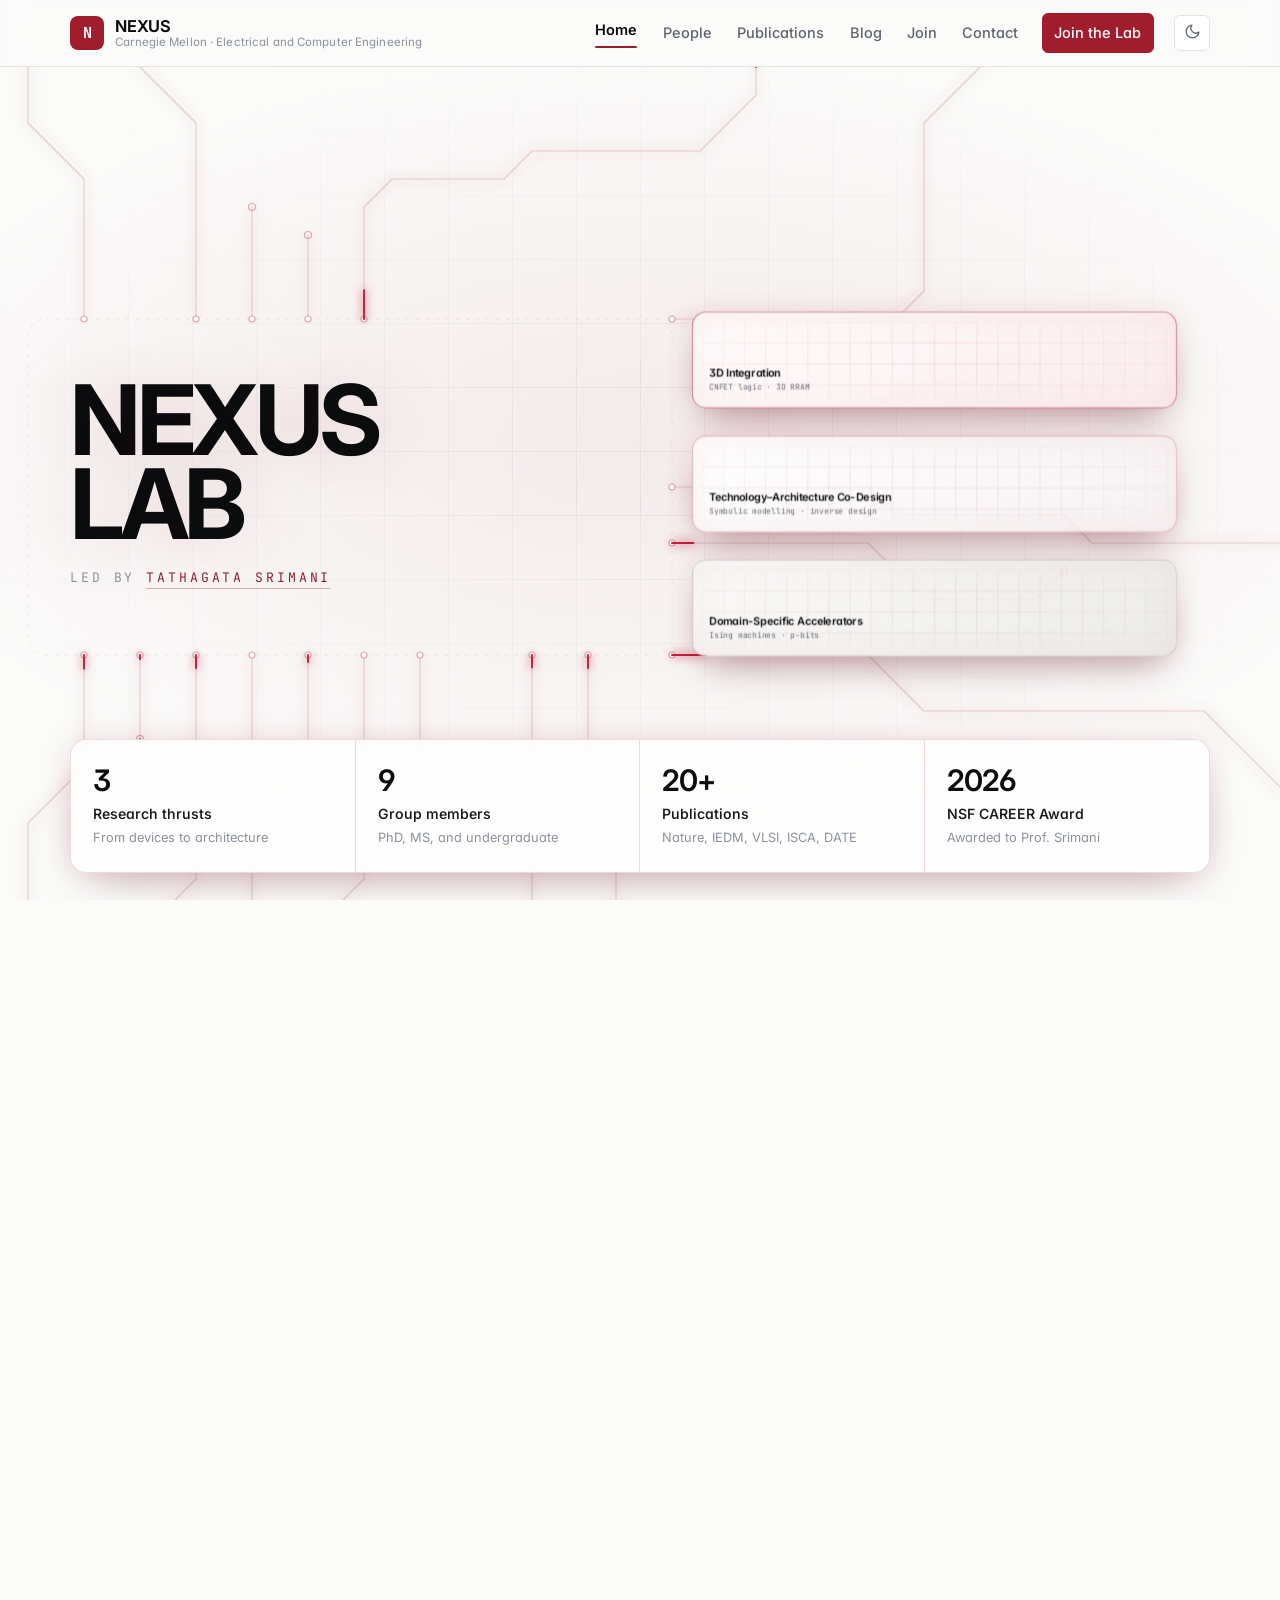
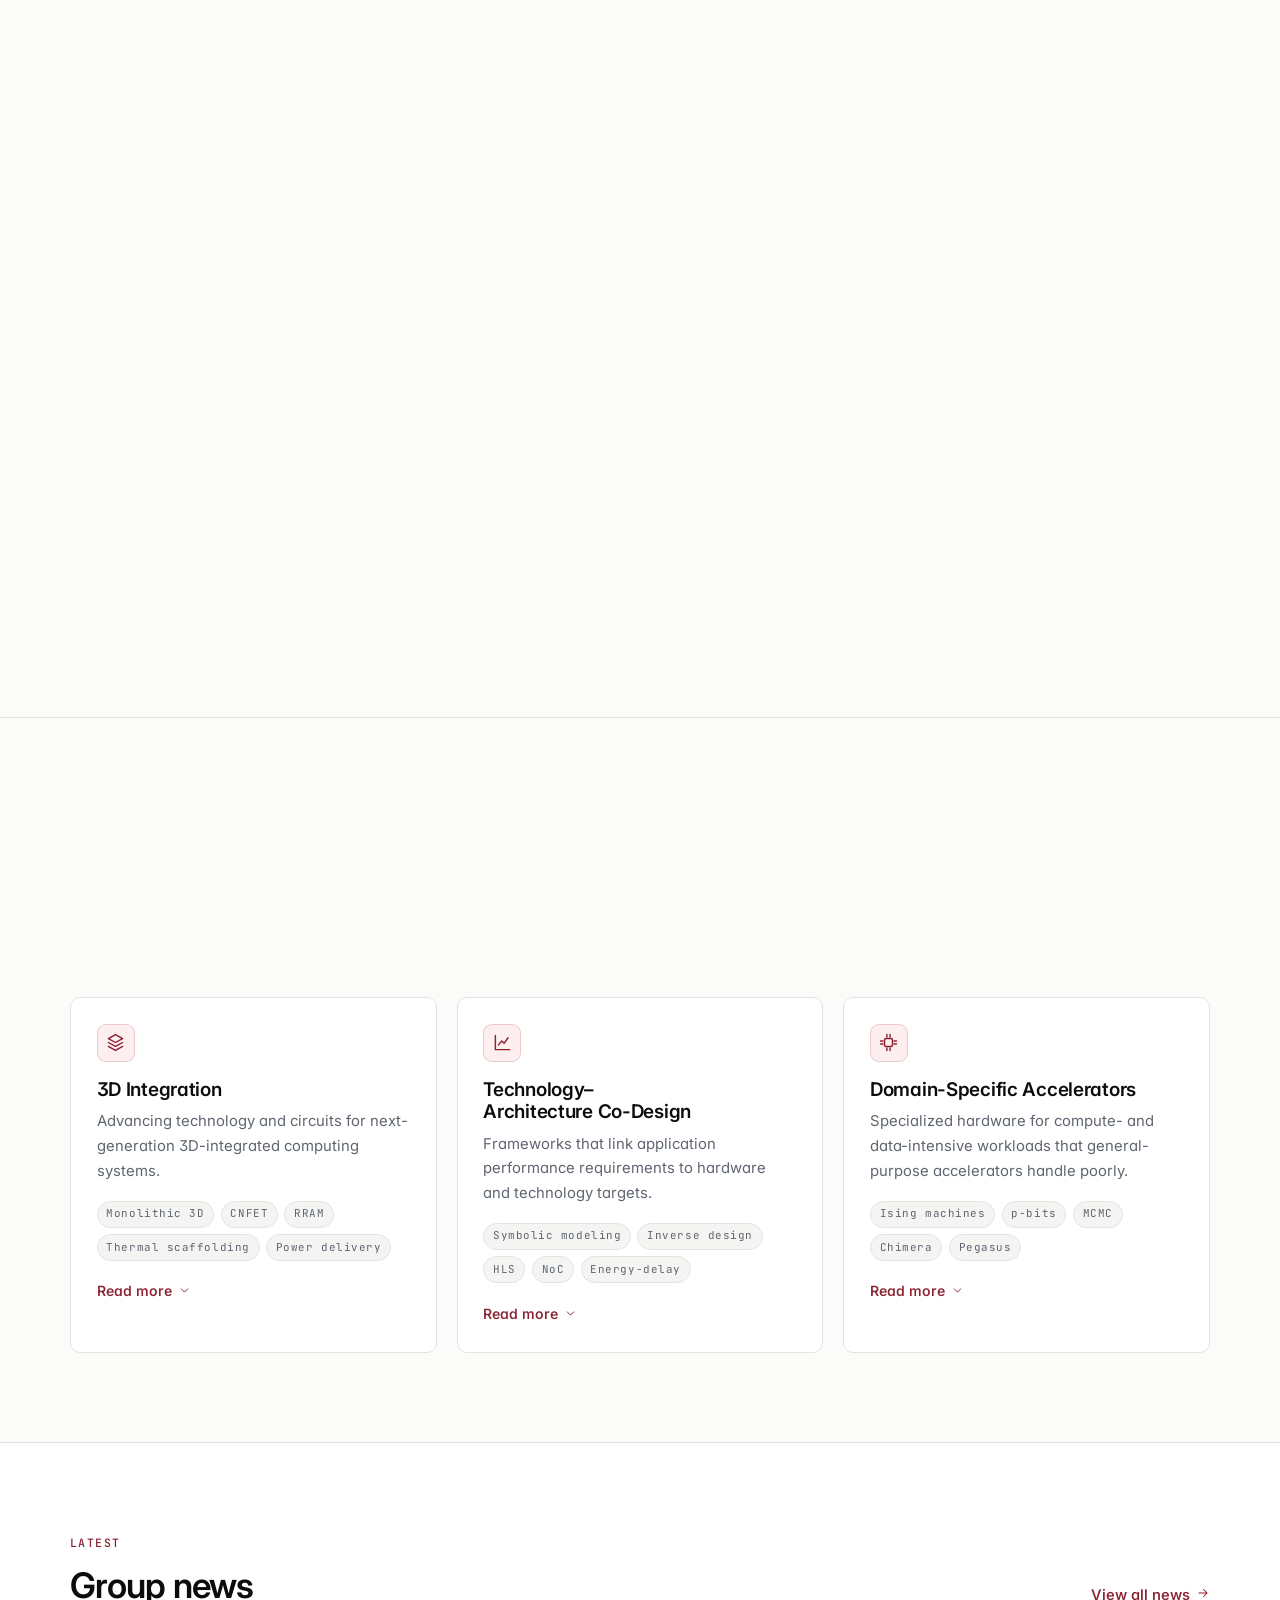
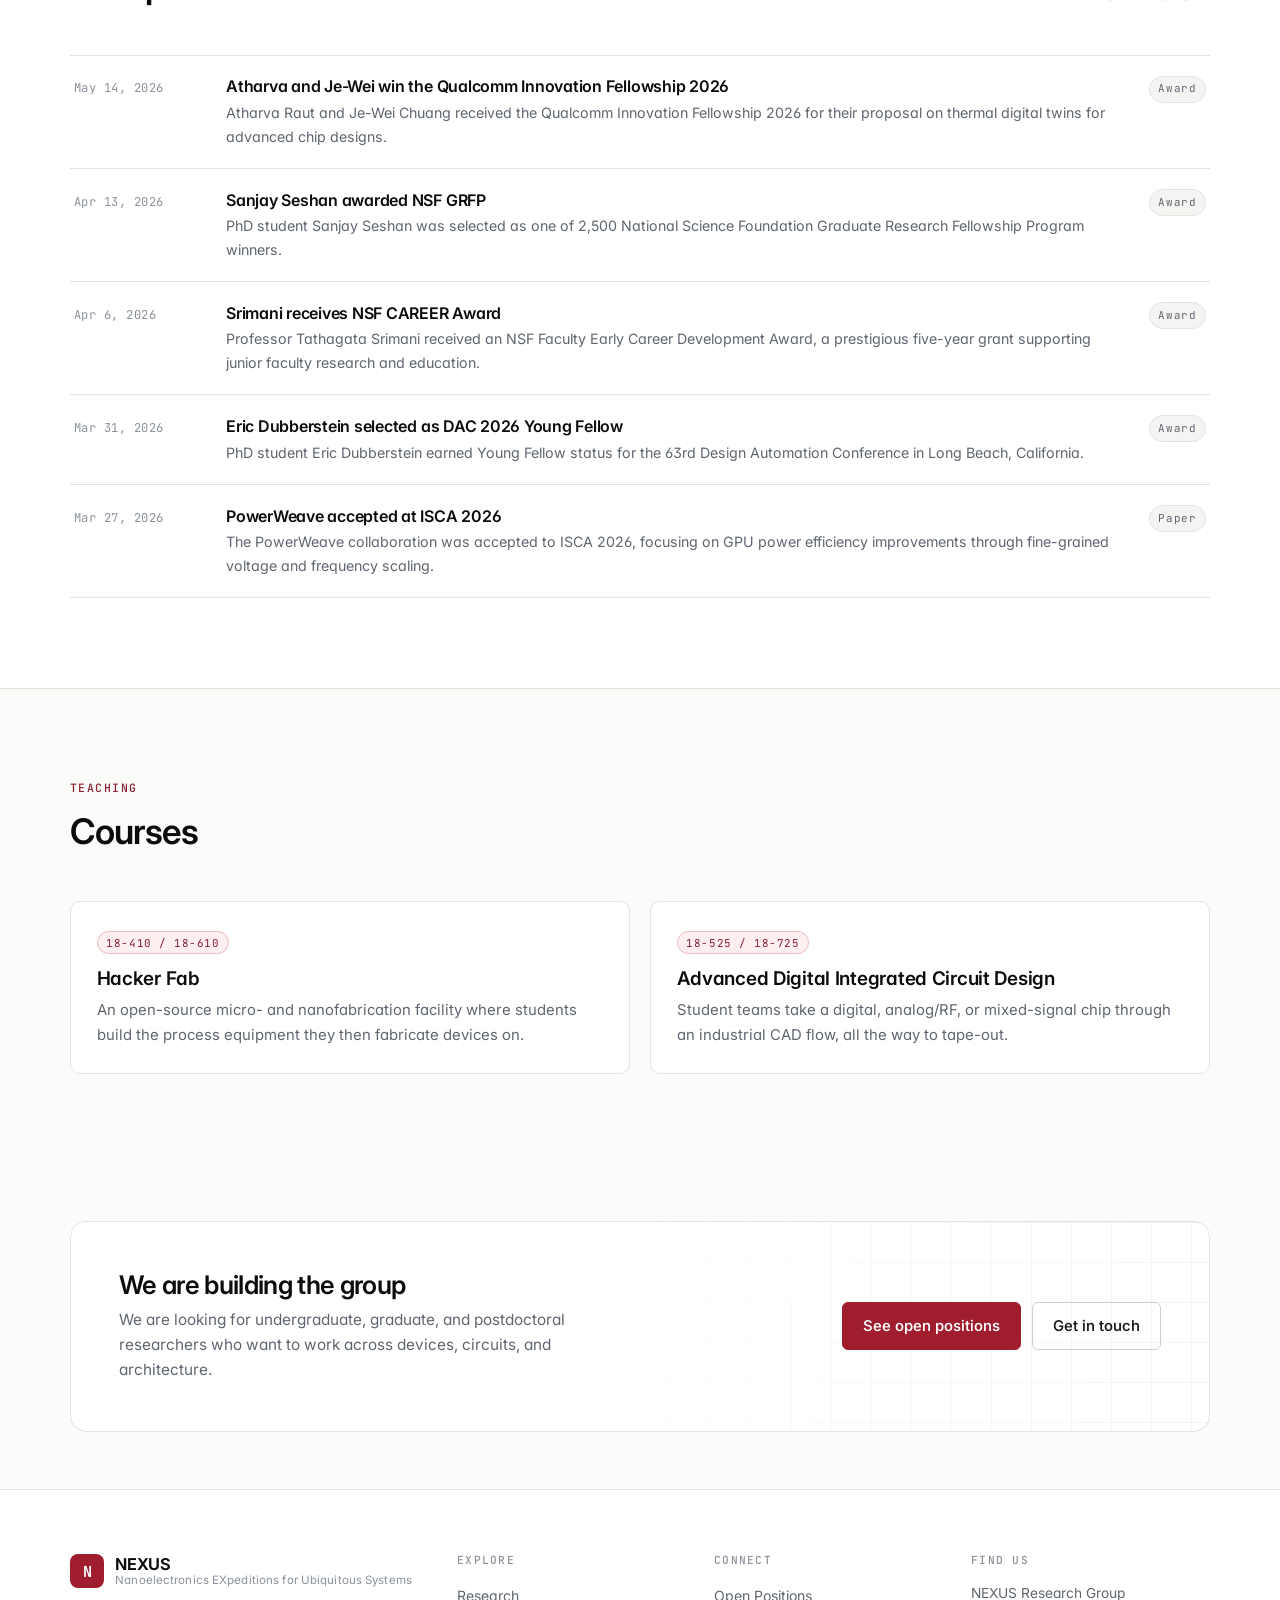
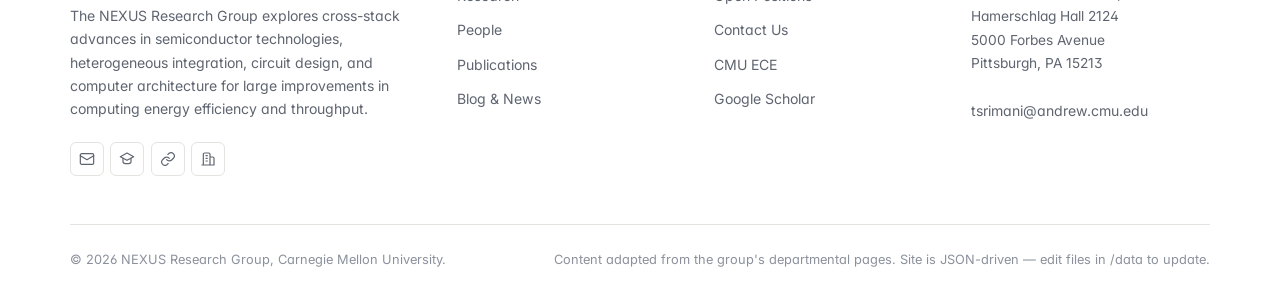
<file: index.html>
<!doctype html>
<html lang="en">
<head>
<meta charset="utf-8">
<meta name="viewport" content="width=device-width, initial-scale=1">
<title>NEXUS Research Group | Carnegie Mellon University</title>
<meta name="description" content="NEXUS: Nanoelectronics EXpeditions for Ubiquitous Systems. Designing future computing hardware with new technologies, circuits, and architectures at Carnegie Mellon ECE.">
<meta name="color-scheme" content="light dark">
<meta property="og:type" content="website">
<meta property="og:title" content="NEXUS Research Group | Carnegie Mellon University">
<meta property="og:description" content="NEXUS: Nanoelectronics EXpeditions for Ubiquitous Systems. Designing future computing hardware with new technologies, circuits, and architectures at Carnegie Mellon ECE.">
<link rel="icon" href="data:image/svg+xml,<svg xmlns='http://www.w3.org/2000/svg' viewBox='0 0 100 100'><rect width='100' height='100' rx='20' fill='%23a01d2e'/><text y='68' x='50' text-anchor='middle' font-size='58' font-family='monospace' font-weight='700' fill='%23fff'>N</text></svg>">
<link rel="preconnect" href="https://fonts.googleapis.com">
<link rel="preconnect" href="https://fonts.gstatic.com" crossorigin>
<link href="https://fonts.googleapis.com/css2?family=Inter:wght@400;500;600;700&family=JetBrains+Mono:wght@400;500;600&display=swap" rel="stylesheet">
<link rel="stylesheet" href="assets/css/style.css?v=202608292208">
<script>
  /* Apply the stored theme before first paint to avoid a flash. */
  (function () {
    try {
      var t = localStorage.getItem("nexus-theme");
      if (t === "dark" || t === "light") document.documentElement.setAttribute("data-theme", t);
    } catch (e) {}
  })();
</script>
</head>
<body data-page="home">
<a class="skip-link" href="#main">Skip to content</a>
<header class="site-header"></header>
<main id="main"></main>
<footer class="site-footer"></footer>
<script src="assets/js/main.js?v=202608292208"></script>
</body>
</html>
</file>
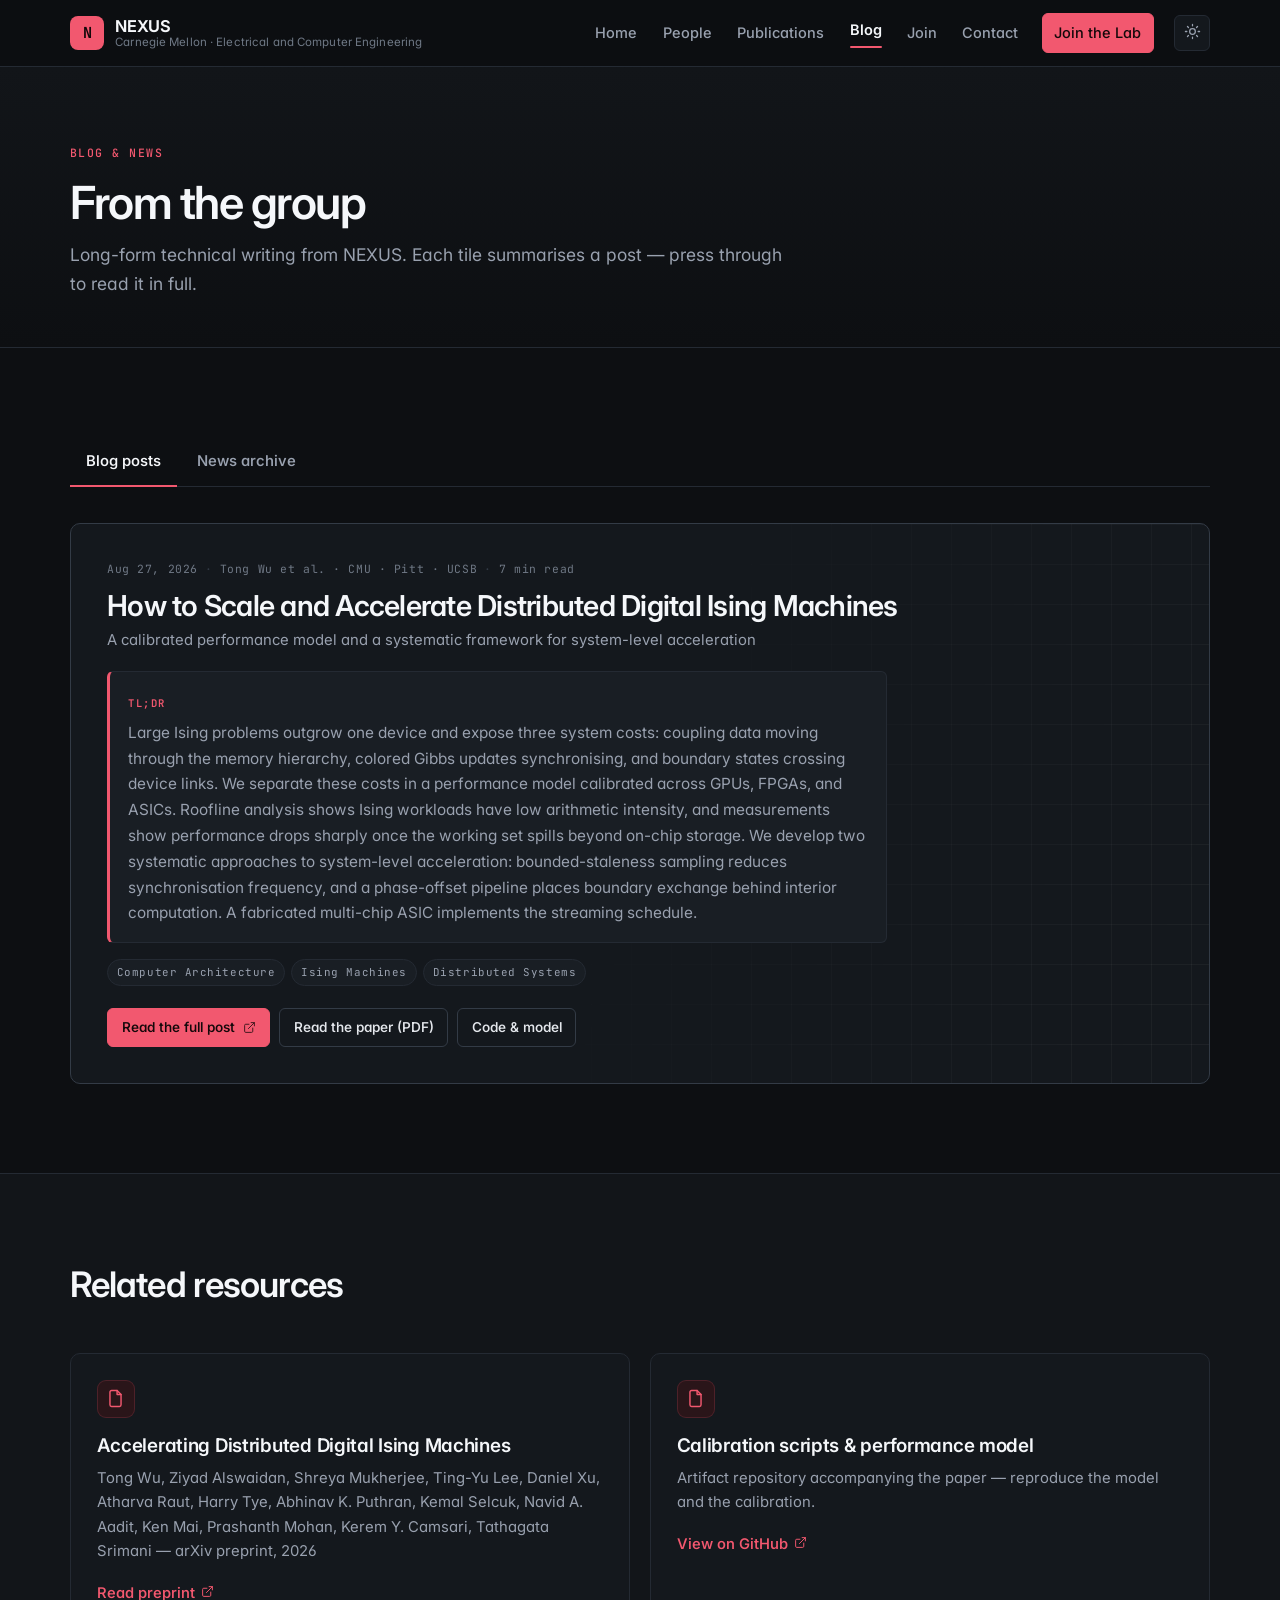
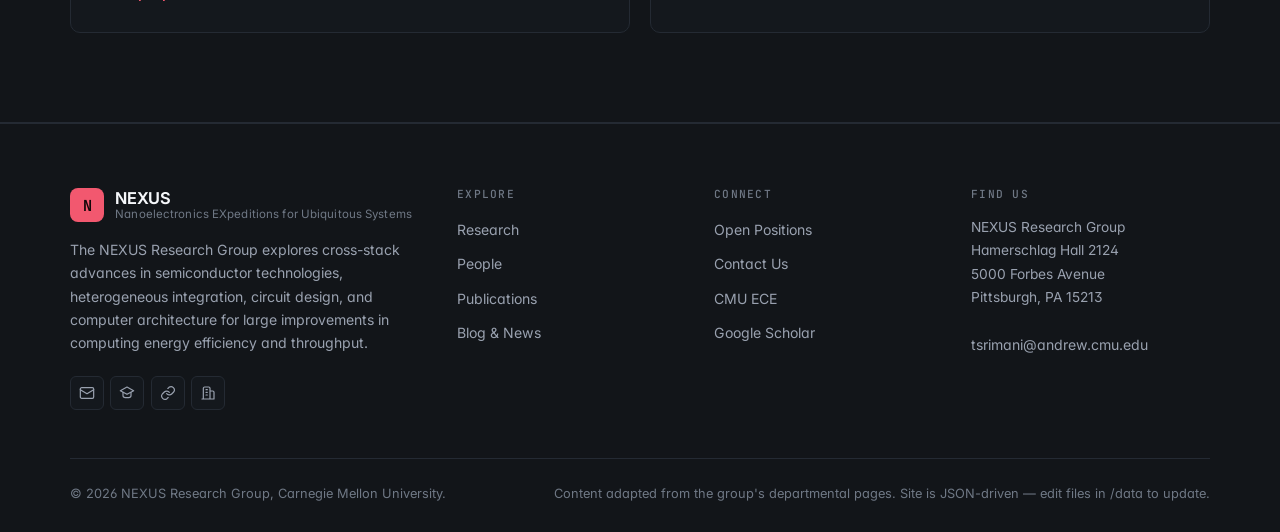
<file: blog.html>
<!doctype html>
<html lang="en">
<head>
<meta charset="utf-8">
<meta name="viewport" content="width=device-width, initial-scale=1">
<title>Blog & News | NEXUS Research Group</title>
<meta name="description" content="Long-form technical writing and group news from the NEXUS Research Group.">
<meta name="color-scheme" content="light dark">
<meta property="og:type" content="website">
<meta property="og:title" content="Blog & News | NEXUS Research Group">
<meta property="og:description" content="Long-form technical writing and group news from the NEXUS Research Group.">
<link rel="icon" href="data:image/svg+xml,<svg xmlns='http://www.w3.org/2000/svg' viewBox='0 0 100 100'><rect width='100' height='100' rx='20' fill='%23a01d2e'/><text y='68' x='50' text-anchor='middle' font-size='58' font-family='monospace' font-weight='700' fill='%23fff'>N</text></svg>">
<link rel="preconnect" href="https://fonts.googleapis.com">
<link rel="preconnect" href="https://fonts.gstatic.com" crossorigin>
<link href="https://fonts.googleapis.com/css2?family=Inter:wght@400;500;600;700&family=JetBrains+Mono:wght@400;500;600&display=swap" rel="stylesheet">
<link rel="stylesheet" href="assets/css/style.css?v=202608292208">
<script>
  /* Apply the stored theme before first paint to avoid a flash. */
  (function () {
    try {
      var t = localStorage.getItem("nexus-theme");
      if (t === "dark" || t === "light") document.documentElement.setAttribute("data-theme", t);
    } catch (e) {}
  })();
</script>
</head>
<body data-page="blog">
<a class="skip-link" href="#main">Skip to content</a>
<header class="site-header"></header>
<main id="main"></main>
<footer class="site-footer"></footer>
<script src="assets/js/main.js?v=202608292208"></script>
</body>
</html>
</file>
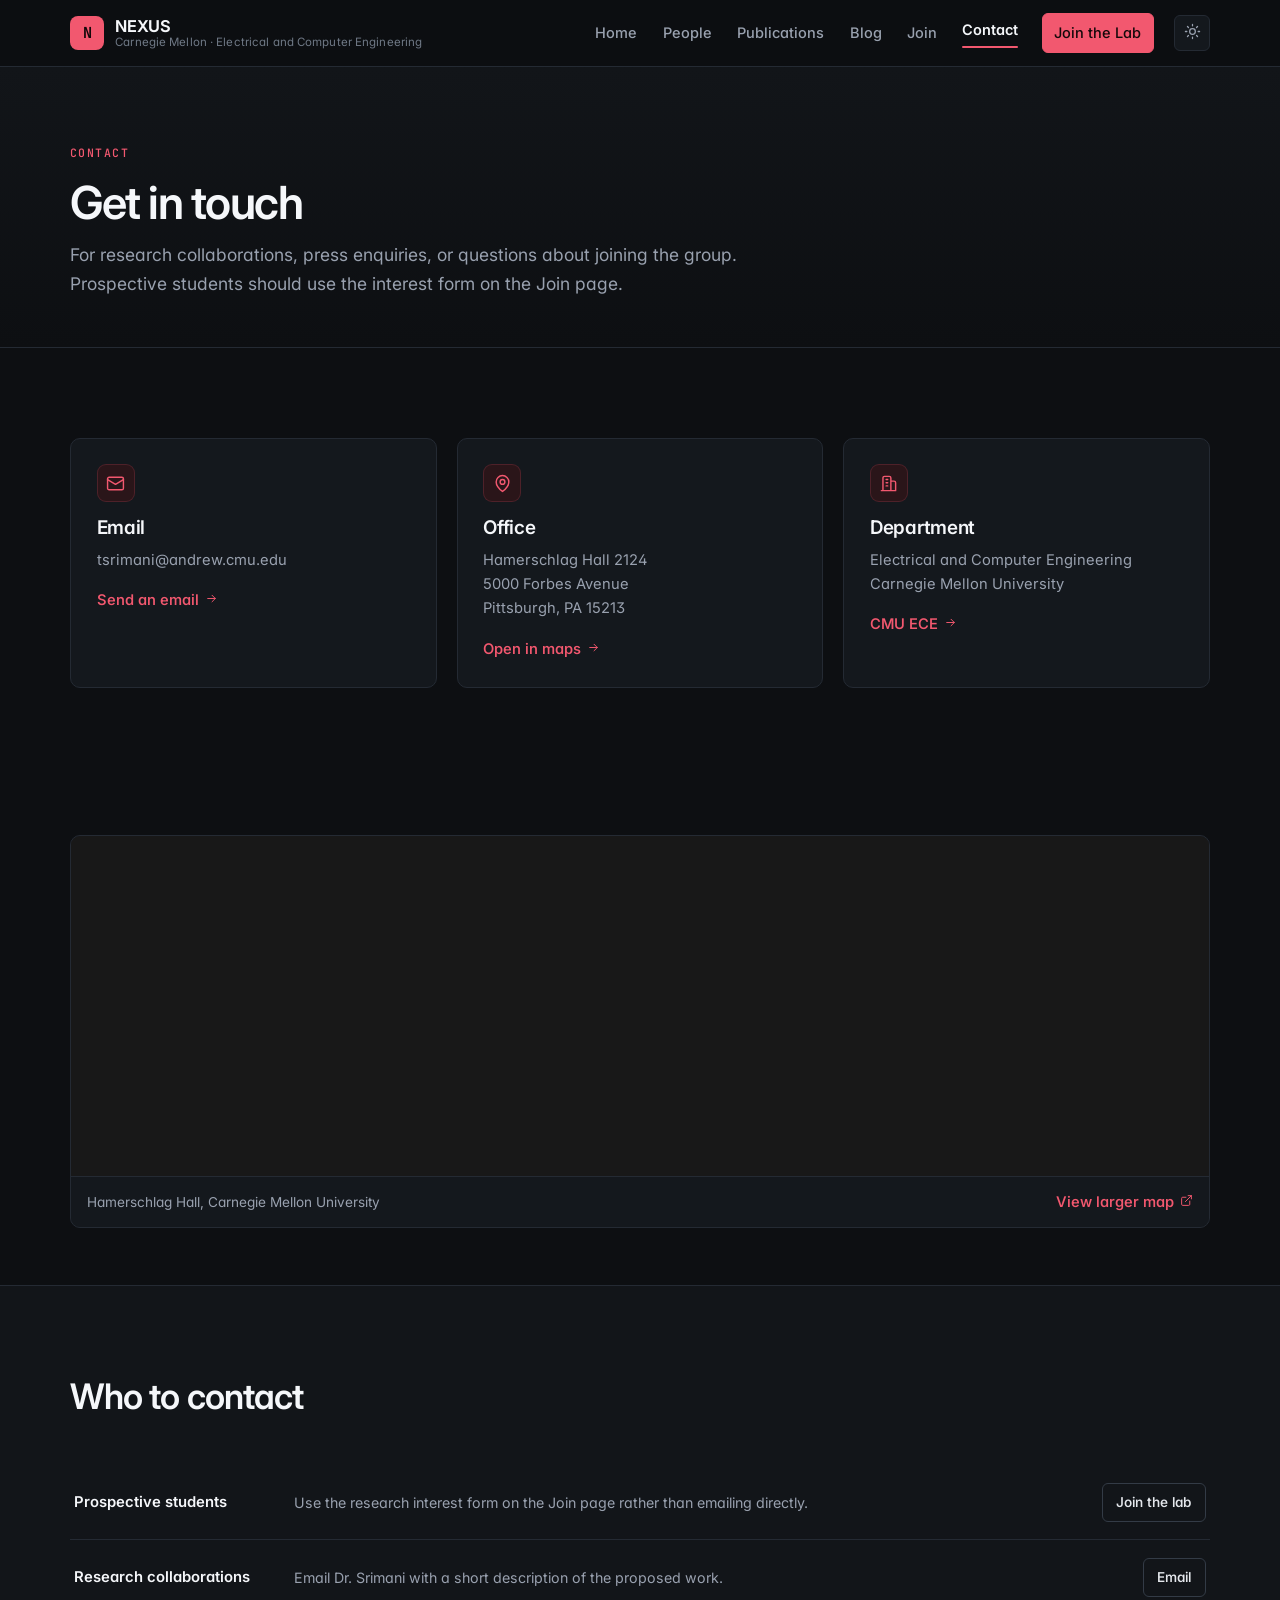
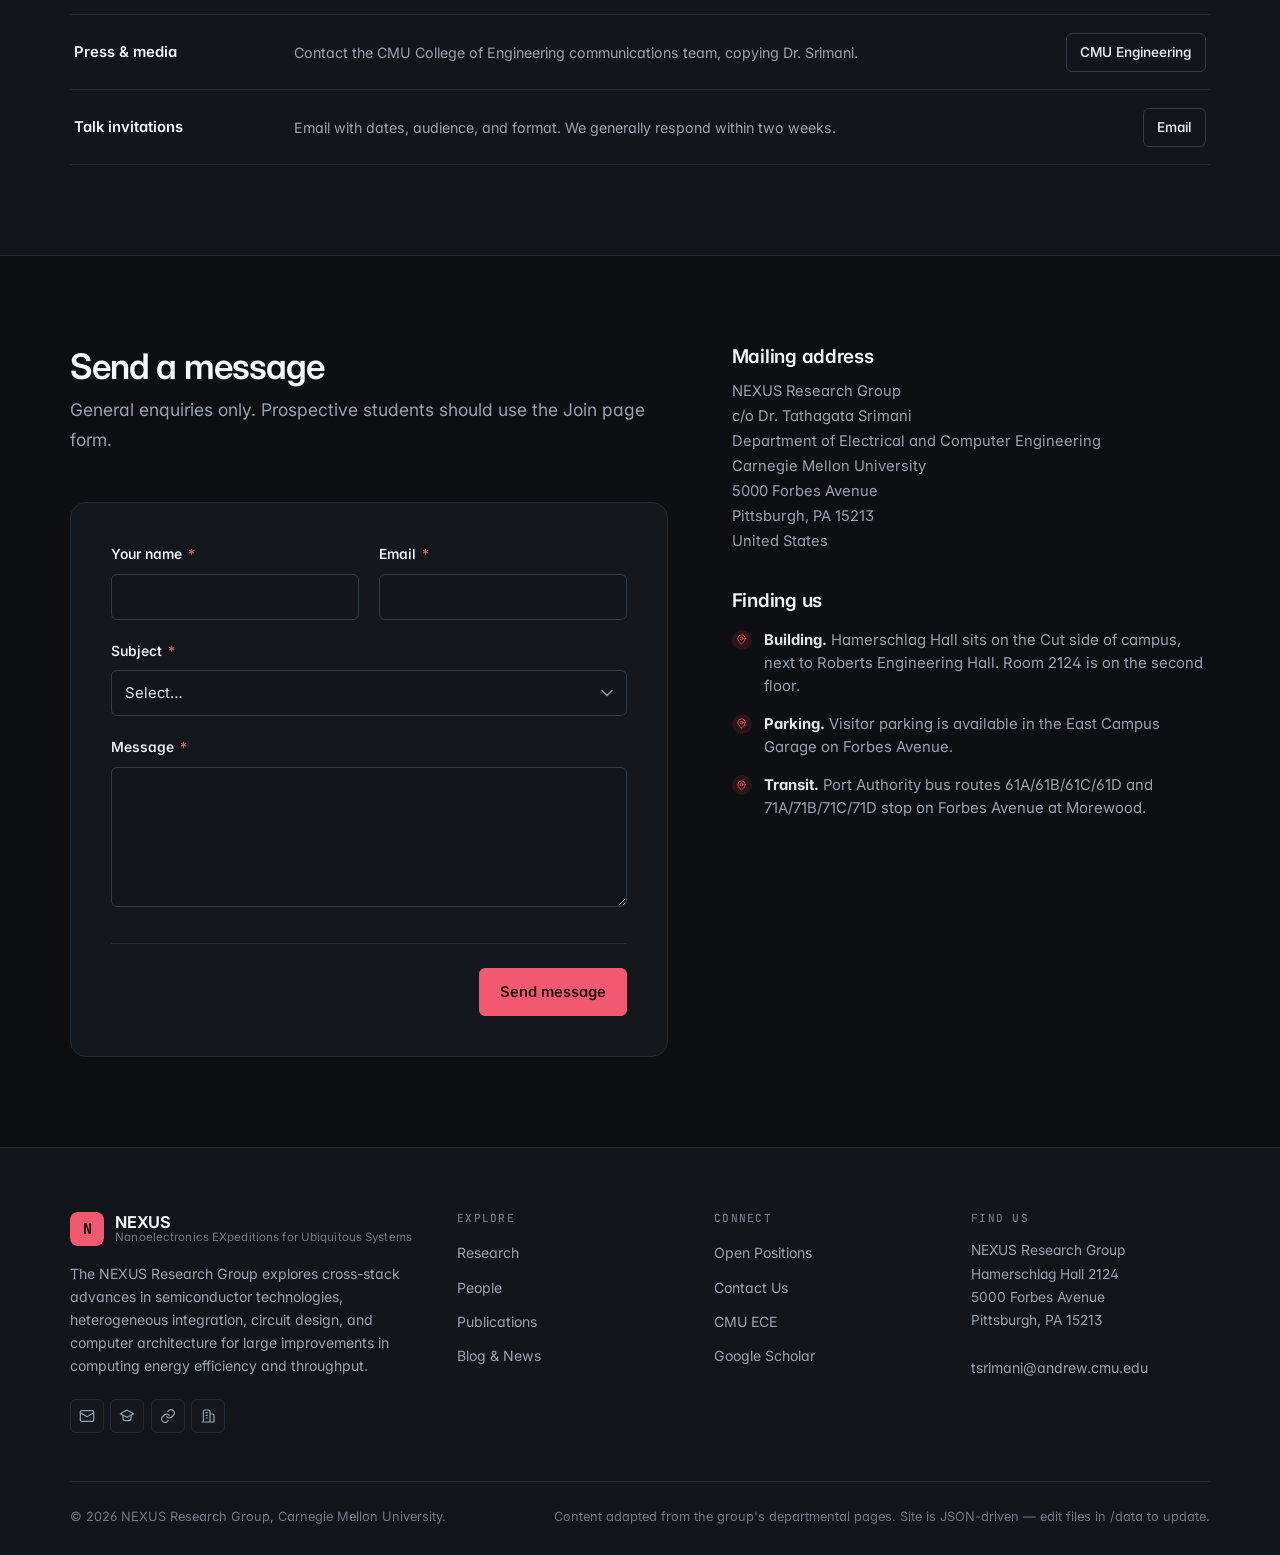
<file: contact.html>
<!doctype html>
<html lang="en">
<head>
<meta charset="utf-8">
<meta name="viewport" content="width=device-width, initial-scale=1">
<title>Contact | NEXUS Research Group</title>
<meta name="description" content="Contact the NEXUS Research Group — Hamerschlag Hall, Carnegie Mellon University, Pittsburgh, PA.">
<meta name="color-scheme" content="light dark">
<meta property="og:type" content="website">
<meta property="og:title" content="Contact | NEXUS Research Group">
<meta property="og:description" content="Contact the NEXUS Research Group — Hamerschlag Hall, Carnegie Mellon University, Pittsburgh, PA.">
<link rel="icon" href="data:image/svg+xml,<svg xmlns='http://www.w3.org/2000/svg' viewBox='0 0 100 100'><rect width='100' height='100' rx='20' fill='%23a01d2e'/><text y='68' x='50' text-anchor='middle' font-size='58' font-family='monospace' font-weight='700' fill='%23fff'>N</text></svg>">
<link rel="preconnect" href="https://fonts.googleapis.com">
<link rel="preconnect" href="https://fonts.gstatic.com" crossorigin>
<link href="https://fonts.googleapis.com/css2?family=Inter:wght@400;500;600;700&family=JetBrains+Mono:wght@400;500;600&display=swap" rel="stylesheet">
<link rel="stylesheet" href="assets/css/style.css?v=202608292208">
<script>
  /* Apply the stored theme before first paint to avoid a flash. */
  (function () {
    try {
      var t = localStorage.getItem("nexus-theme");
      if (t === "dark" || t === "light") document.documentElement.setAttribute("data-theme", t);
    } catch (e) {}
  })();
</script>
</head>
<body data-page="contact">
<a class="skip-link" href="#main">Skip to content</a>
<header class="site-header"></header>
<main id="main"></main>
<footer class="site-footer"></footer>
<script src="assets/js/main.js?v=202608292208"></script>
</body>
</html>
</file>
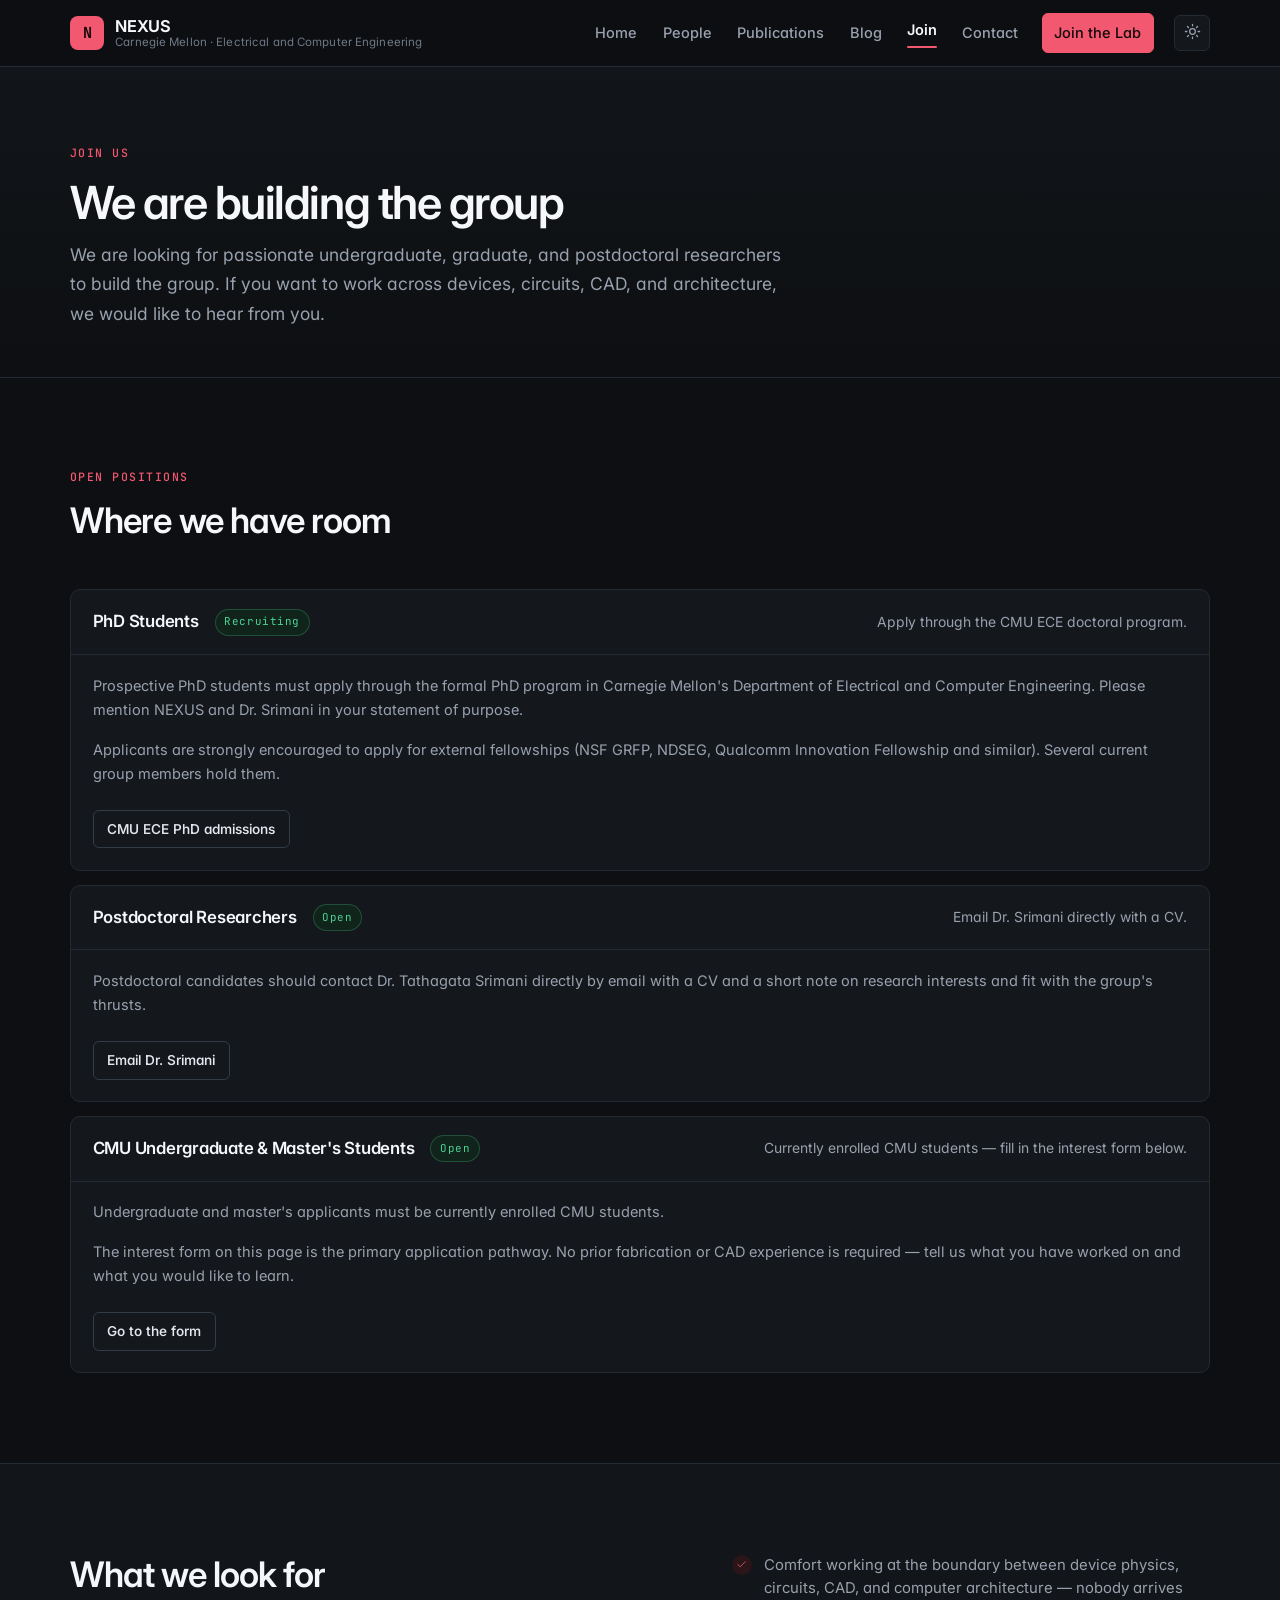
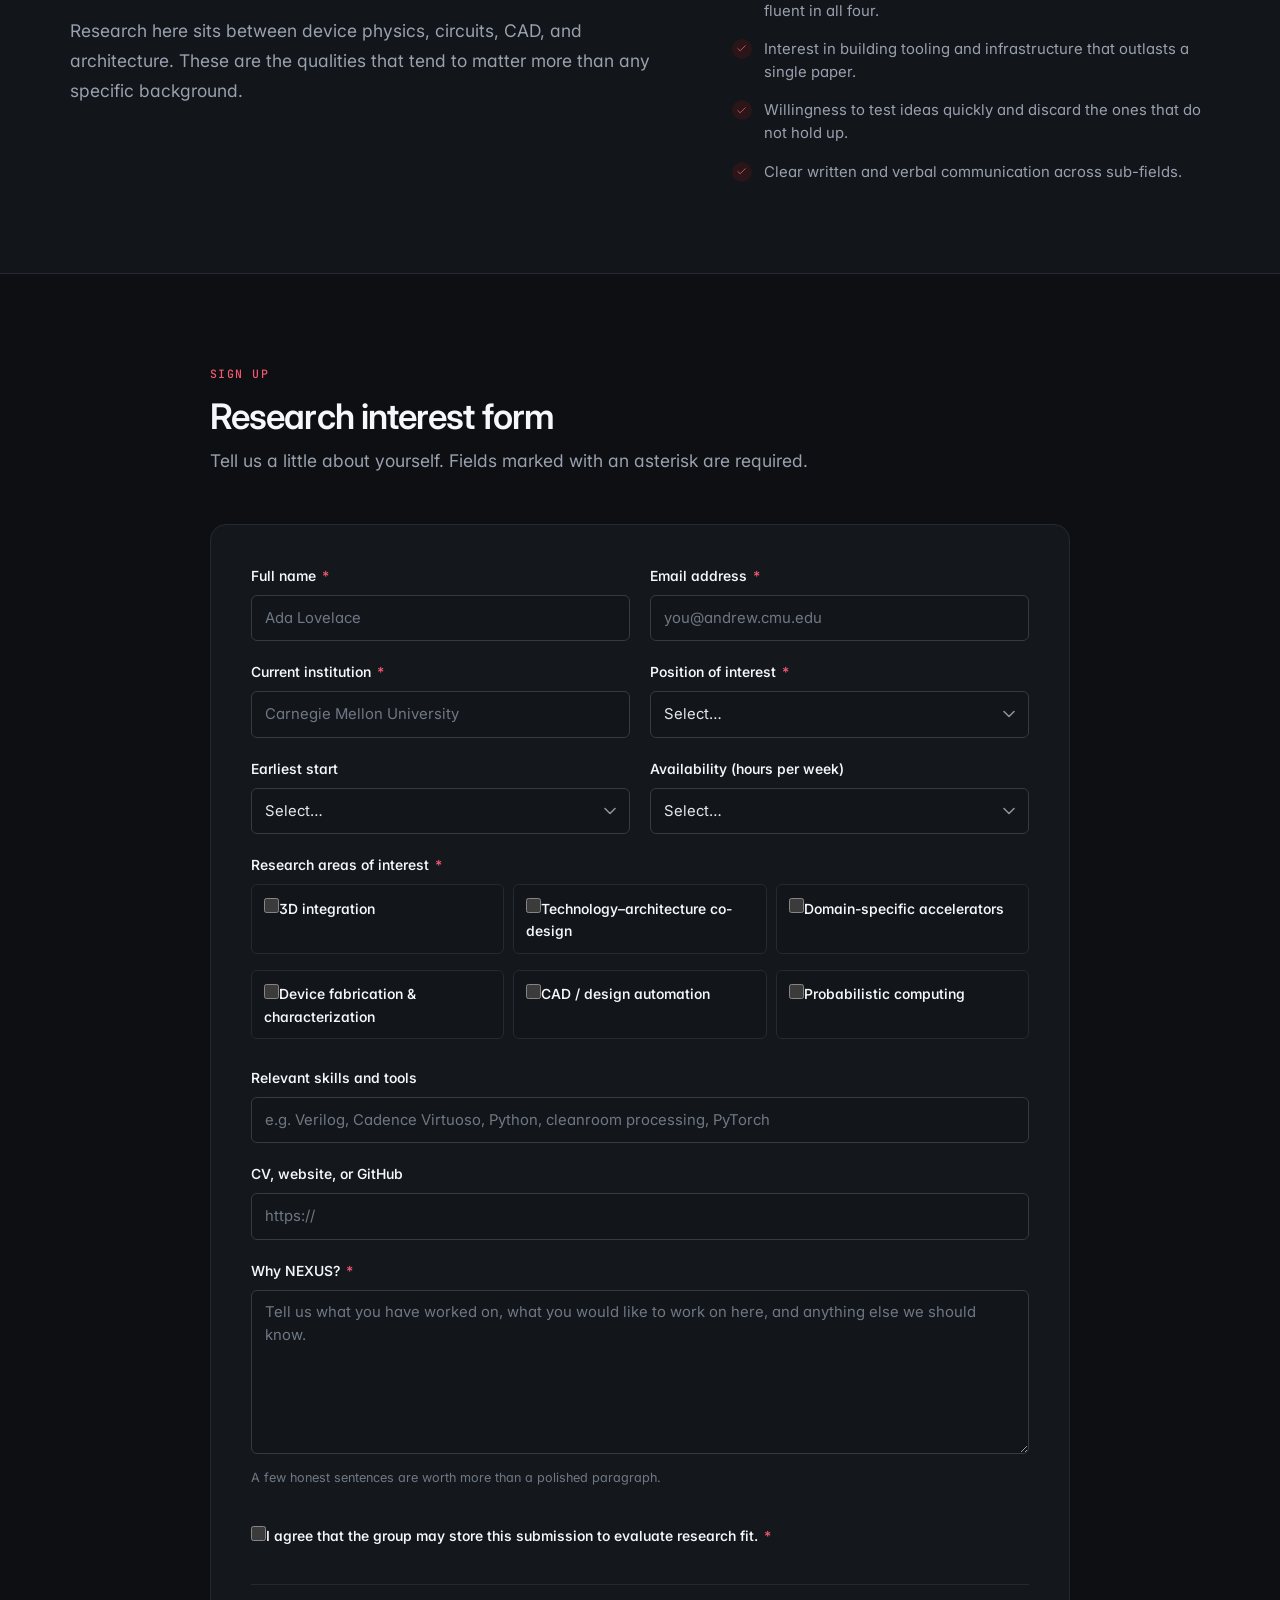
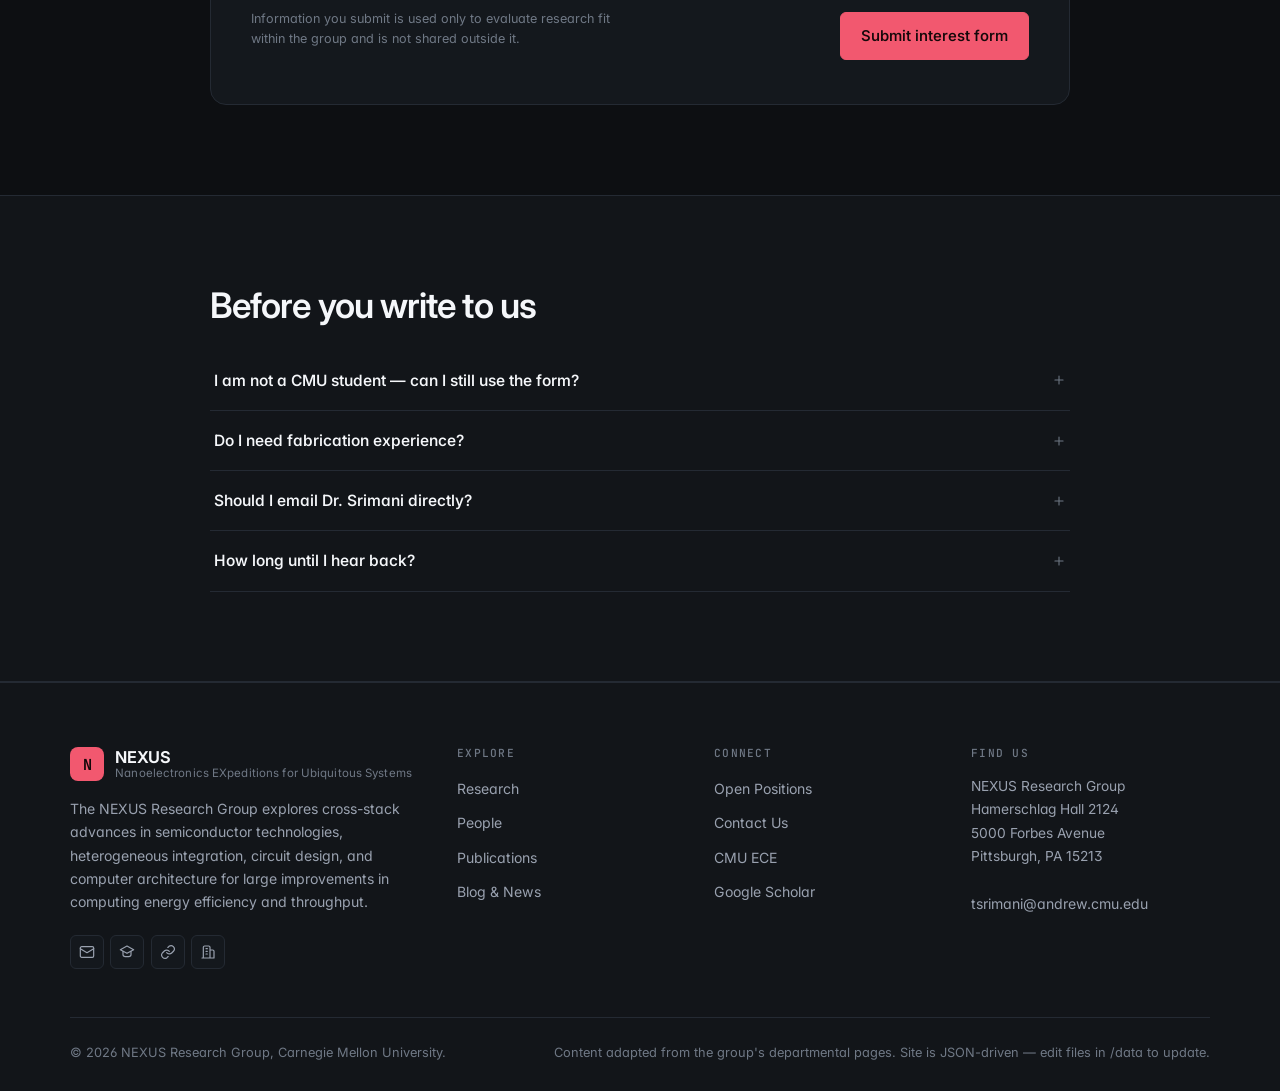
<file: join.html>
<!doctype html>
<html lang="en">
<head>
<meta charset="utf-8">
<meta name="viewport" content="width=device-width, initial-scale=1">
<title>Join the Lab | NEXUS Research Group</title>
<meta name="description" content="Open positions and the research interest form for the NEXUS Research Group at Carnegie Mellon University.">
<meta name="color-scheme" content="light dark">
<meta property="og:type" content="website">
<meta property="og:title" content="Join the Lab | NEXUS Research Group">
<meta property="og:description" content="Open positions and the research interest form for the NEXUS Research Group at Carnegie Mellon University.">
<link rel="icon" href="data:image/svg+xml,<svg xmlns='http://www.w3.org/2000/svg' viewBox='0 0 100 100'><rect width='100' height='100' rx='20' fill='%23a01d2e'/><text y='68' x='50' text-anchor='middle' font-size='58' font-family='monospace' font-weight='700' fill='%23fff'>N</text></svg>">
<link rel="preconnect" href="https://fonts.googleapis.com">
<link rel="preconnect" href="https://fonts.gstatic.com" crossorigin>
<link href="https://fonts.googleapis.com/css2?family=Inter:wght@400;500;600;700&family=JetBrains+Mono:wght@400;500;600&display=swap" rel="stylesheet">
<link rel="stylesheet" href="assets/css/style.css?v=202608292208">
<script>
  /* Apply the stored theme before first paint to avoid a flash. */
  (function () {
    try {
      var t = localStorage.getItem("nexus-theme");
      if (t === "dark" || t === "light") document.documentElement.setAttribute("data-theme", t);
    } catch (e) {}
  })();
</script>
</head>
<body data-page="join">
<a class="skip-link" href="#main">Skip to content</a>
<header class="site-header"></header>
<main id="main"></main>
<footer class="site-footer"></footer>
<script src="assets/js/main.js?v=202608292208"></script>
</body>
</html>
</file>
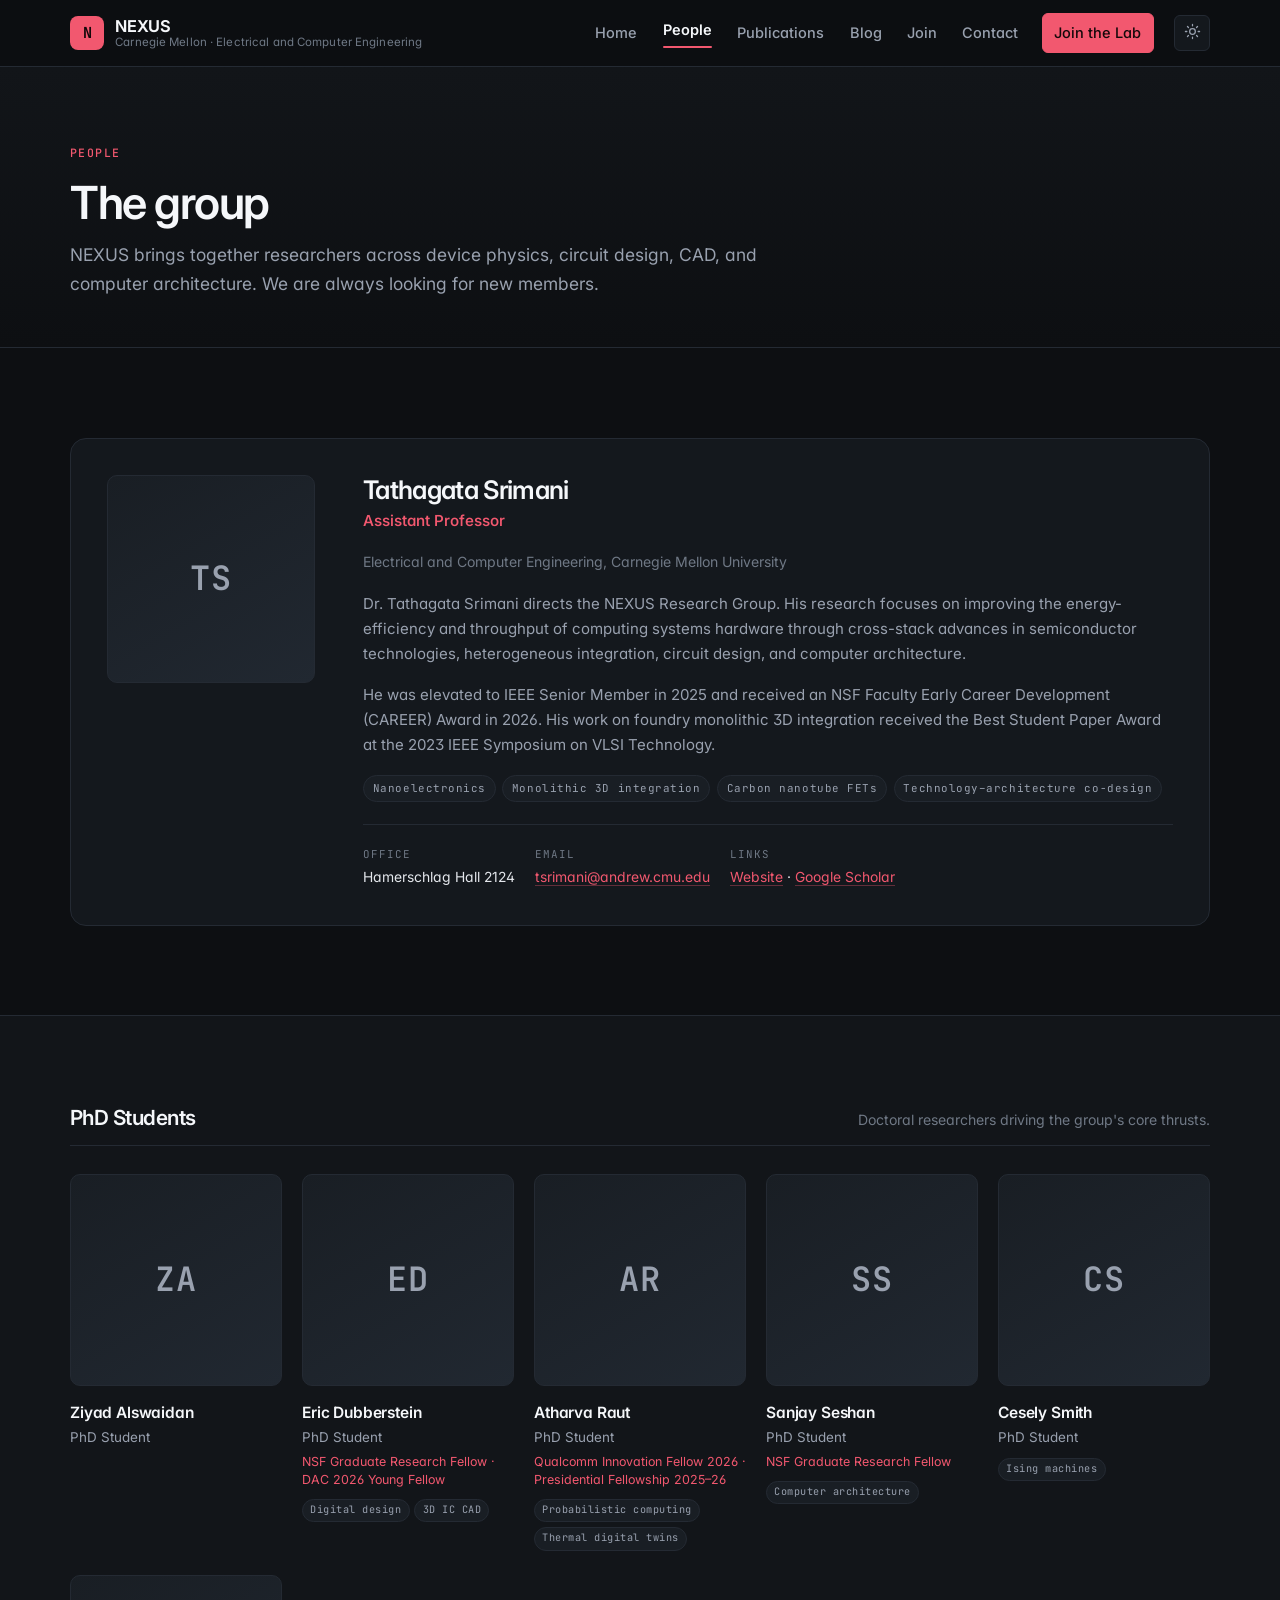
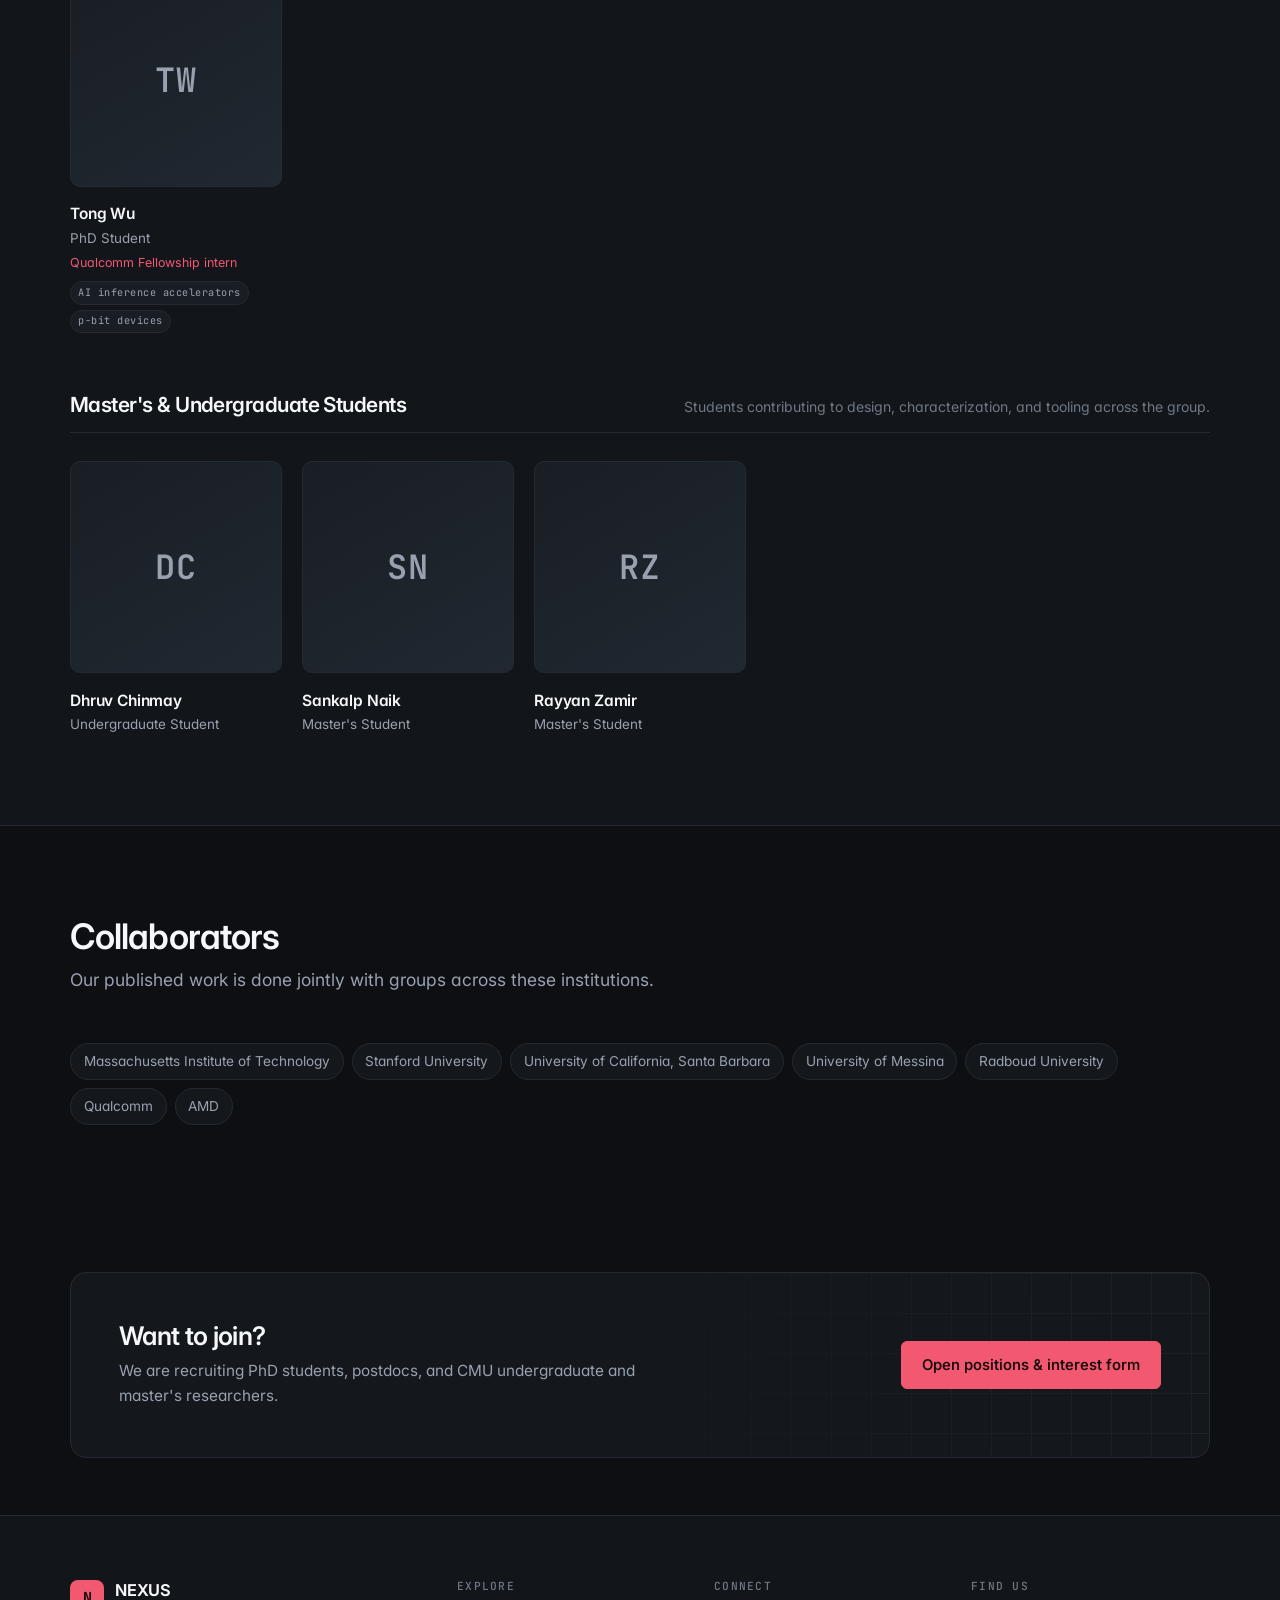
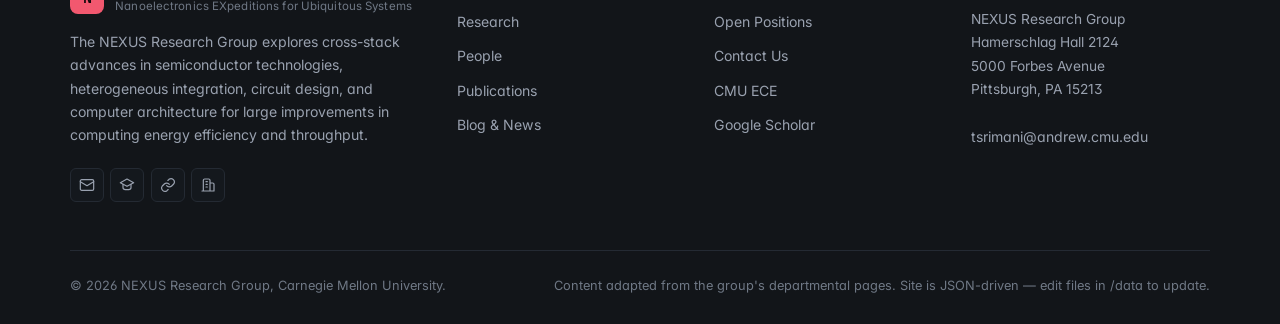
<file: people.html>
<!doctype html>
<html lang="en">
<head>
<meta charset="utf-8">
<meta name="viewport" content="width=device-width, initial-scale=1">
<title>People | NEXUS Research Group</title>
<meta name="description" content="Faculty, PhD students, master's and undergraduate researchers in the NEXUS Research Group at Carnegie Mellon University.">
<meta name="color-scheme" content="light dark">
<meta property="og:type" content="website">
<meta property="og:title" content="People | NEXUS Research Group">
<meta property="og:description" content="Faculty, PhD students, master's and undergraduate researchers in the NEXUS Research Group at Carnegie Mellon University.">
<link rel="icon" href="data:image/svg+xml,<svg xmlns='http://www.w3.org/2000/svg' viewBox='0 0 100 100'><rect width='100' height='100' rx='20' fill='%23a01d2e'/><text y='68' x='50' text-anchor='middle' font-size='58' font-family='monospace' font-weight='700' fill='%23fff'>N</text></svg>">
<link rel="preconnect" href="https://fonts.googleapis.com">
<link rel="preconnect" href="https://fonts.gstatic.com" crossorigin>
<link href="https://fonts.googleapis.com/css2?family=Inter:wght@400;500;600;700&family=JetBrains+Mono:wght@400;500;600&display=swap" rel="stylesheet">
<link rel="stylesheet" href="assets/css/style.css?v=202608292208">
<script>
  /* Apply the stored theme before first paint to avoid a flash. */
  (function () {
    try {
      var t = localStorage.getItem("nexus-theme");
      if (t === "dark" || t === "light") document.documentElement.setAttribute("data-theme", t);
    } catch (e) {}
  })();
</script>
</head>
<body data-page="people">
<a class="skip-link" href="#main">Skip to content</a>
<header class="site-header"></header>
<main id="main"></main>
<footer class="site-footer"></footer>
<script src="assets/js/main.js?v=202608292208"></script>
</body>
</html>
</file>
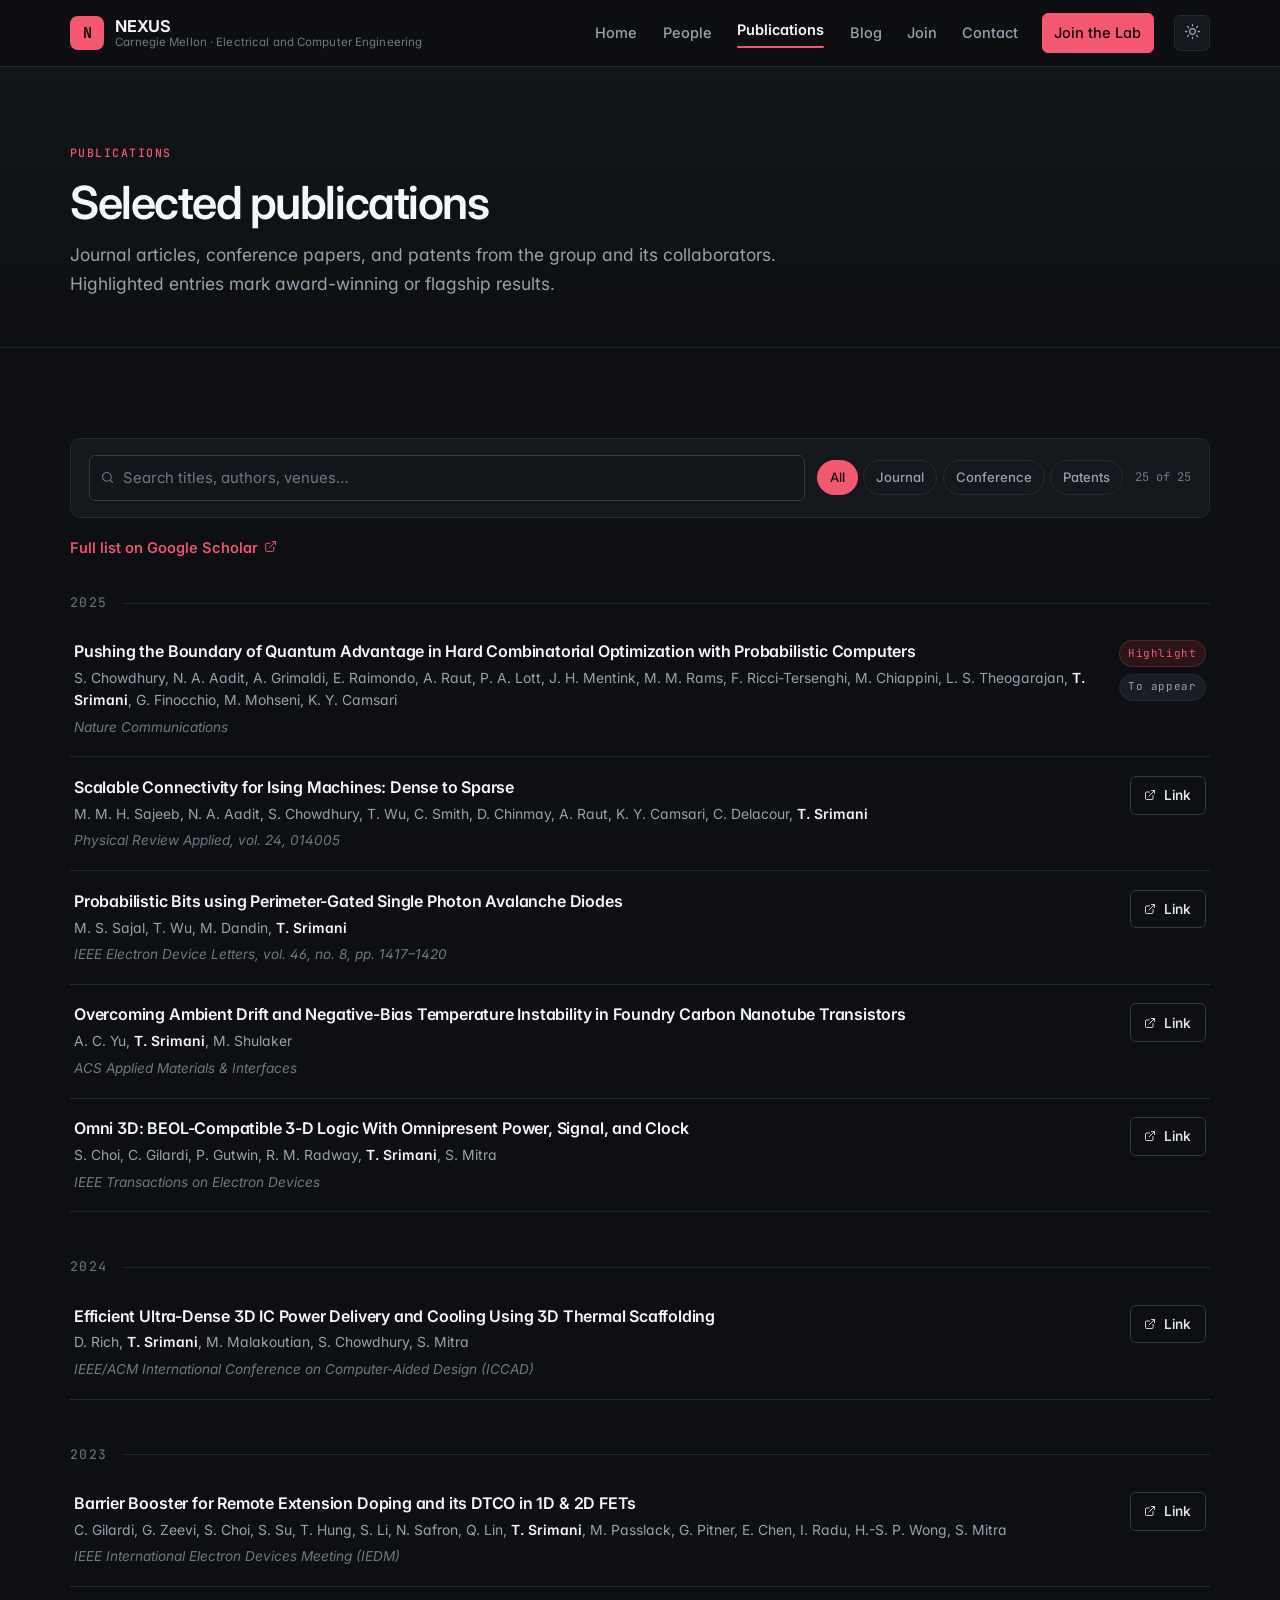
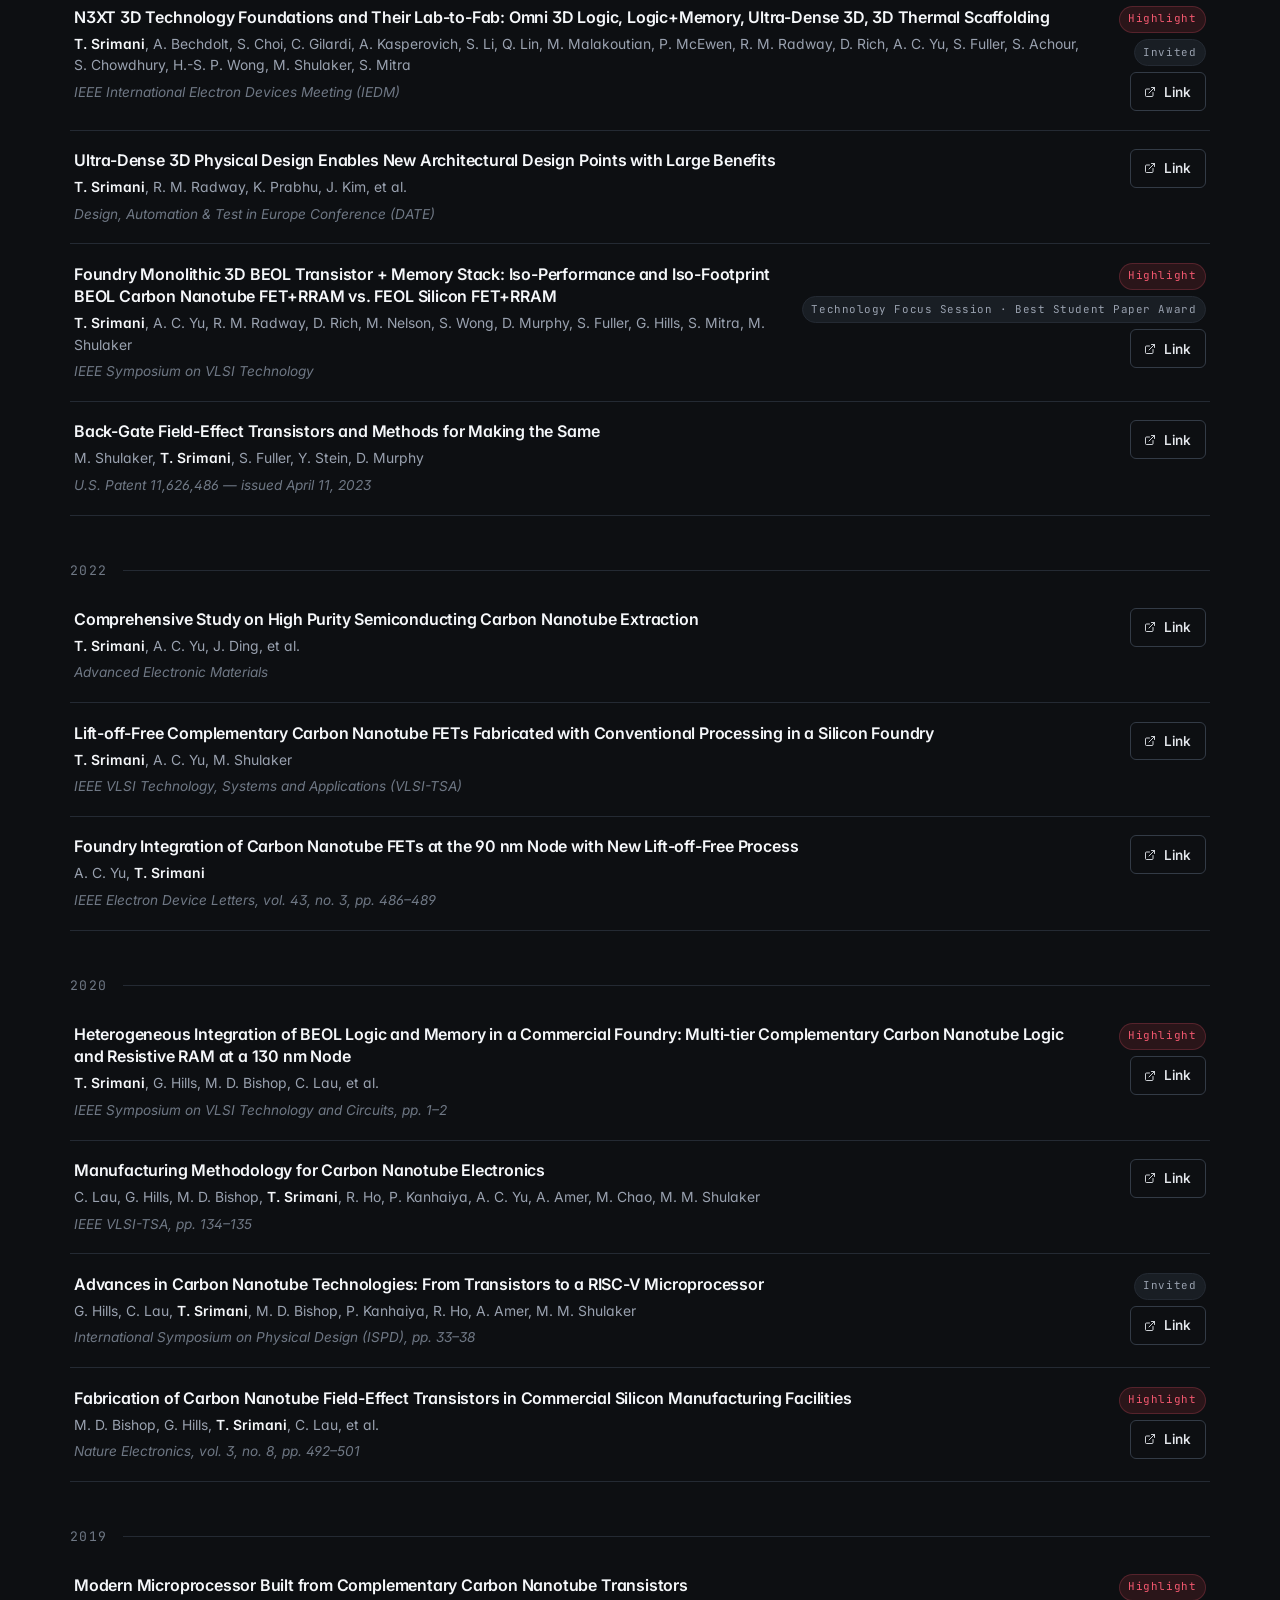
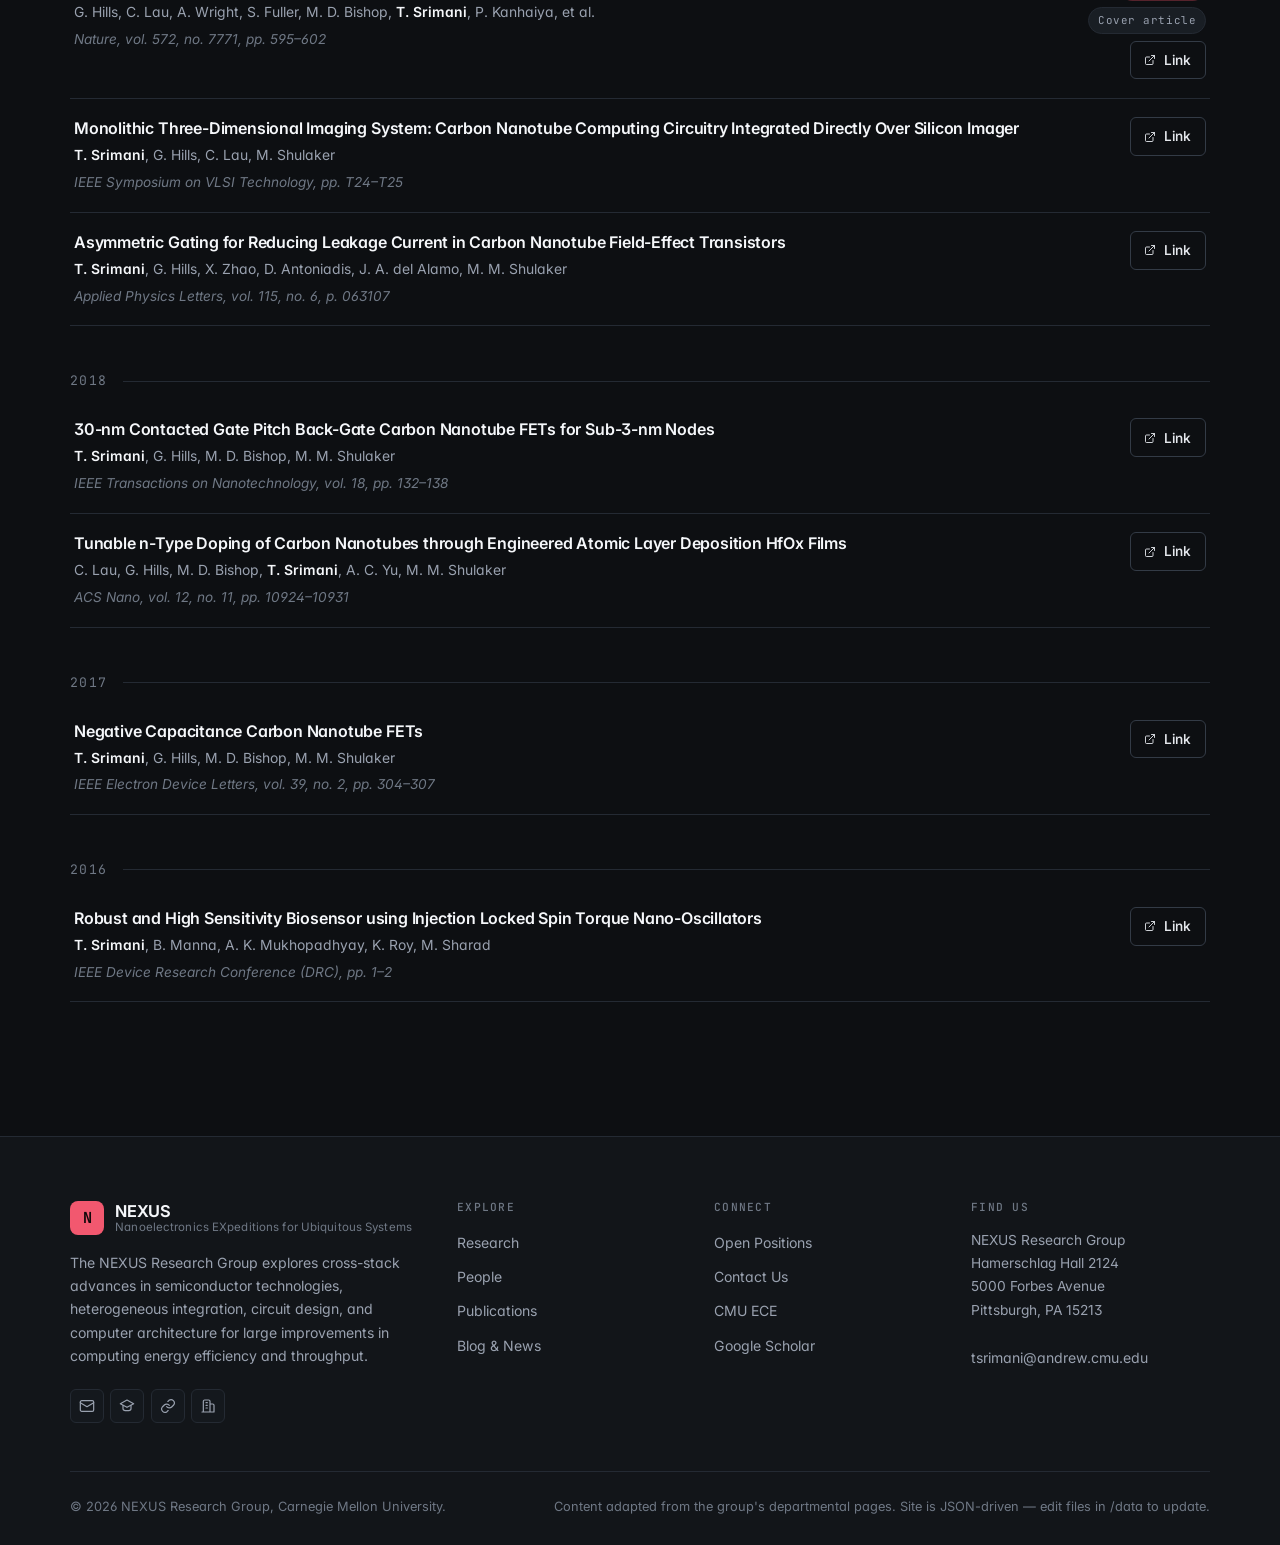
<file: publications.html>
<!doctype html>
<html lang="en">
<head>
<meta charset="utf-8">
<meta name="viewport" content="width=device-width, initial-scale=1">
<title>Publications | NEXUS Research Group</title>
<meta name="description" content="Peer-reviewed publications and patents from the NEXUS Research Group at Carnegie Mellon University.">
<meta name="color-scheme" content="light dark">
<meta property="og:type" content="website">
<meta property="og:title" content="Publications | NEXUS Research Group">
<meta property="og:description" content="Peer-reviewed publications and patents from the NEXUS Research Group at Carnegie Mellon University.">
<link rel="icon" href="data:image/svg+xml,<svg xmlns='http://www.w3.org/2000/svg' viewBox='0 0 100 100'><rect width='100' height='100' rx='20' fill='%23a01d2e'/><text y='68' x='50' text-anchor='middle' font-size='58' font-family='monospace' font-weight='700' fill='%23fff'>N</text></svg>">
<link rel="preconnect" href="https://fonts.googleapis.com">
<link rel="preconnect" href="https://fonts.gstatic.com" crossorigin>
<link href="https://fonts.googleapis.com/css2?family=Inter:wght@400;500;600;700&family=JetBrains+Mono:wght@400;500;600&display=swap" rel="stylesheet">
<link rel="stylesheet" href="assets/css/style.css?v=202608292208">
<script>
  /* Apply the stored theme before first paint to avoid a flash. */
  (function () {
    try {
      var t = localStorage.getItem("nexus-theme");
      if (t === "dark" || t === "light") document.documentElement.setAttribute("data-theme", t);
    } catch (e) {}
  })();
</script>
</head>
<body data-page="publications">
<a class="skip-link" href="#main">Skip to content</a>
<header class="site-header"></header>
<main id="main"></main>
<footer class="site-footer"></footer>
<script src="assets/js/main.js?v=202608292208"></script>
</body>
</html>
</file>
<file: assets/css/style.css>
/* ==========================================================================
   NEXUS Research Group — stylesheet
   All content lives in /data/*.json. This file is presentation only.
   ========================================================================== */

/* ---------- Design tokens : light (default) ---------- */
:root {
  color-scheme: light;

  --bg:            #fbfbfa;
  --bg-alt:        #ffffff;
  --surface:       #ffffff;
  --surface-2:     #f4f4f2;
  --surface-3:     #ecebe8;

  --text:          #17191c;
  --text-strong:   #0b0c0e;
  --muted:         #5f6570;
  --faint:         #8b919c;

  --border:        #e4e3df;
  --border-strong: #cfcec9;

  --accent:        #a01d2e;
  --accent-hover:  #86131f;
  --accent-soft:   #fdeef0;
  --accent-text:   #ffffff;
  --accent-quiet:  #8a2231;

  --ok:            #1a7f52;
  --ok-soft:       #e6f4ec;

  --shadow-sm: 0 1px 2px rgba(18, 20, 24, .05), 0 1px 1px rgba(18, 20, 24, .04);
  --shadow-md: 0 4px 16px rgba(18, 20, 24, .07), 0 1px 3px rgba(18, 20, 24, .05);
  --shadow-lg: 0 18px 50px rgba(18, 20, 24, .10), 0 4px 12px rgba(18, 20, 24, .06);

  --header-bg: rgba(251, 251, 250, .82);
  --grid-line: rgba(23, 25, 28, .05);

  --font-sans: "Inter", -apple-system, BlinkMacSystemFont, "Segoe UI", Roboto, Helvetica, Arial, sans-serif;
  --font-mono: "JetBrains Mono", ui-monospace, SFMono-Regular, "SF Mono", Menlo, Consolas, monospace;

  --header-h: 66px;
  --wrap: 1140px;
  --wrap-narrow: 760px;
  --radius-sm: 6px;
  --radius:    10px;
  --radius-lg: 16px;

  --step: 1.6rem;
  --section-y: clamp(3.75rem, 7vw, 6.5rem);
  --ease: cubic-bezier(.22, .61, .36, 1);

  /* Hero circuit field + stack */
  --hero-wash:     rgba(160, 29, 46, .075);
  --circuit:       rgba(122, 32, 46, .19);
  --circuit-hot:   rgba(160, 29, 46, .72);
  --circuit-glow:  rgba(190, 40, 62, .30);
  --circuit-pulse: #c31f38;
  --pad:           rgba(160, 29, 46, .34);
  --tier-face:      linear-gradient(135deg, rgba(255, 255, 255, .95), rgba(246, 241, 242, .72));
  --tier-face-hot:  linear-gradient(135deg, rgba(255, 252, 252, .96), rgba(252, 234, 237, .78));
  --tier-face-base: linear-gradient(135deg, rgba(250, 250, 249, .95), rgba(233, 232, 229, .78));
  --tier-edge:      rgba(160, 29, 46, .34);
  --tier-edge-hot:  rgba(160, 29, 46, .62);
  --tier-edge-base: rgba(23, 25, 28, .20);
  --tier-glow:     rgba(160, 29, 46, .13);
  --tier-glow-hot: rgba(160, 29, 46, .22);
  --tier-inner:    rgba(160, 29, 46, .05);
  --tier-shadow:   rgba(90, 20, 32, .38);
  --tier-sheen:    rgba(255, 255, 255, .9);
  --tier-grid:     rgba(160, 29, 46, .10);
  --stat-face:     rgba(255, 255, 255, .74);
  --stat-edge:     rgba(160, 29, 46, .16);
  --word-glow:     rgba(160, 29, 46, .17);
}

/* ---------- Design tokens : dark (opt-in via the toggle — light is the default) ---------- */
:root[data-theme="dark"] {
  color-scheme: dark;

  --bg:            #0d0f12;
  --bg-alt:        #121519;
  --surface:       #14181d;
  --surface-2:     #191e24;
  --surface-3:     #212831;

  --text:          #e4e7ec;
  --text-strong:   #f5f7fa;
  --muted:         #99a1af;
  --faint:         #6f7885;

  --border:        #242a33;
  --border-strong: #333b46;

  --accent:        #f2586f;
  --accent-hover:  #ff7186;
  --accent-soft:   #2a1519;
  --accent-text:   #14080a;
  --accent-quiet:  #f2586f;

  --ok:            #4bd394;
  --ok-soft:       #11241b;

  --shadow-sm: 0 1px 2px rgba(0, 0, 0, .5);
  --shadow-md: 0 4px 18px rgba(0, 0, 0, .55);
  --shadow-lg: 0 20px 55px rgba(0, 0, 0, .6);

  --header-bg: rgba(13, 15, 18, .82);
  --grid-line: rgba(255, 255, 255, .045);

  /* Hero circuit field + stack */
  --hero-wash:     rgba(242, 88, 111, .10);
  --circuit:       rgba(242, 88, 111, .22);
  --circuit-hot:   rgba(255, 126, 145, .78);
  --circuit-glow:  rgba(242, 88, 111, .42);
  --circuit-pulse: #ff8497;
  --pad:           rgba(242, 88, 111, .42);
  --tier-face:      linear-gradient(135deg, rgba(32, 38, 46, .92), rgba(19, 23, 28, .58));
  --tier-face-hot:  linear-gradient(135deg, rgba(46, 30, 36, .94), rgba(24, 18, 22, .62));
  --tier-face-base: linear-gradient(135deg, rgba(26, 30, 36, .92), rgba(15, 18, 22, .6));
  --tier-edge:      rgba(242, 88, 111, .34);
  --tier-edge-hot:  rgba(242, 88, 111, .7);
  --tier-edge-base: rgba(180, 190, 205, .22);
  --tier-glow:     rgba(242, 88, 111, .18);
  --tier-glow-hot: rgba(242, 88, 111, .34);
  --tier-inner:    rgba(242, 88, 111, .07);
  --tier-shadow:   rgba(0, 0, 0, .55);
  --tier-sheen:    rgba(255, 255, 255, .10);
  --tier-grid:     rgba(242, 88, 111, .13);
  --stat-face:     rgba(20, 24, 29, .66);
  --stat-edge:     rgba(242, 88, 111, .20);
  --word-glow:     rgba(242, 88, 111, .30);
}

/* ---------- Reset ---------- */
*, *::before, *::after { box-sizing: border-box; }
html { -webkit-text-size-adjust: 100%; scroll-behavior: smooth; scroll-padding-top: 92px; }
@media (prefers-reduced-motion: reduce) {
  html { scroll-behavior: auto; }
  *, *::before, *::after { animation-duration: .001ms !important; transition-duration: .001ms !important; }
}

body {
  margin: 0;
  font-family: var(--font-sans);
  font-size: 1rem;
  line-height: 1.65;
  color: var(--text);
  background: var(--bg);
  -webkit-font-smoothing: antialiased;
  -moz-osx-font-smoothing: grayscale;
  font-feature-settings: "cv11", "ss01";
  transition: background-color .25s var(--ease), color .25s var(--ease);
}

h1, h2, h3, h4 { color: var(--text-strong); font-weight: 600; line-height: 1.18; letter-spacing: -.02em; margin: 0 0 .6em; text-wrap: balance; }
h1 { font-size: clamp(2.1rem, 4.6vw, 3.3rem); letter-spacing: -.032em; }
h2 { font-size: clamp(1.6rem, 2.9vw, 2.2rem); letter-spacing: -.026em; }
h3 { font-size: 1.18rem; letter-spacing: -.015em; }
h4 { font-size: 1rem; }
p  { margin: 0 0 1.1em; }
p:last-child { margin-bottom: 0; }

a { color: var(--accent-quiet); text-decoration-color: color-mix(in srgb, var(--accent) 35%, transparent); text-underline-offset: 3px; transition: color .15s var(--ease); }
a:hover { color: var(--accent-hover); }

img { max-width: 100%; height: auto; display: block; }
ul, ol { margin: 0 0 1.1em; padding-left: 1.25rem; }
li { margin-bottom: .4em; }
hr { border: 0; border-top: 1px solid var(--border); margin: 2rem 0; }

:focus-visible { outline: 2px solid var(--accent); outline-offset: 3px; border-radius: 3px; }

/* ---------- Layout primitives ---------- */
.wrap { width: min(100% - 2.5rem, var(--wrap)); margin-inline: auto; }
@media (max-width: 640px) { .wrap { width: min(100% - 2rem, var(--wrap)); } }

.section { padding-block: var(--section-y); }
.section--tight { padding-block: clamp(2.5rem, 4.5vw, 3.75rem); }
.section--alt { background: var(--bg-alt); border-block: 1px solid var(--border); }

.skip-link {
  position: absolute; left: -9999px; top: 0; z-index: 999;
  background: var(--accent); color: var(--accent-text);
  padding: .7rem 1.1rem; border-radius: 0 0 var(--radius) 0; font-weight: 600;
}
.skip-link:focus { left: 0; color: var(--accent-text); }

/* ---------- Typographic helpers ---------- */
.eyebrow {
  font-family: var(--font-mono);
  font-size: .72rem;
  letter-spacing: .13em;
  text-transform: uppercase;
  color: var(--accent-quiet);
  font-weight: 500;
  margin: 0 0 .85rem;
  display: block;
}
.lead { font-size: 1.09rem; color: var(--muted); max-width: 62ch; line-height: 1.7; }
.section-head { max-width: 68ch; margin-bottom: clamp(2rem, 4vw, 3rem); }
.section-head h2 { margin-bottom: .5rem; }

/* ---------- Buttons ---------- */
.btn {
  display: inline-flex; align-items: center; gap: .5rem;
  font: inherit; font-size: .93rem; font-weight: 550;
  padding: .68rem 1.25rem;
  border-radius: var(--radius-sm);
  border: 1px solid transparent;
  cursor: pointer;
  text-decoration: none;
  white-space: nowrap;
  transition: background-color .16s var(--ease), border-color .16s var(--ease), color .16s var(--ease), transform .16s var(--ease);
}
.btn:active { transform: translateY(1px); }
.btn--primary { background: var(--accent); color: var(--accent-text); border-color: var(--accent); }
.btn--primary:hover { background: var(--accent-hover); border-color: var(--accent-hover); color: var(--accent-text); }
.btn--ghost { background: transparent; color: var(--text); border-color: var(--border-strong); }
.btn--ghost:hover { background: var(--surface-2); border-color: var(--faint); color: var(--text-strong); }
.btn--sm { padding: .45rem .85rem; font-size: .85rem; }
.btn[disabled], .btn[aria-disabled="true"] { opacity: .55; pointer-events: none; }

.textlink {
  display: inline-flex; align-items: center; gap: .38rem;
  font-weight: 550; font-size: .92rem; text-decoration: none;
  color: var(--accent-quiet);
}
.textlink:hover { gap: .55rem; }
.textlink .arrow { transition: transform .18s var(--ease); }
.textlink:hover .arrow { transform: translateX(2px); }

/* ---------- Header ---------- */
.site-header {
  position: sticky; top: 0; z-index: 100;
  background: var(--header-bg);
  backdrop-filter: saturate(180%) blur(14px);
  -webkit-backdrop-filter: saturate(180%) blur(14px);
  border-bottom: 1px solid var(--border);
}
.header-inner { display: flex; align-items: center; gap: 1.25rem; min-height: 66px; }

.brand { display: flex; align-items: center; gap: .7rem; text-decoration: none; color: inherit; margin-right: auto; }
.brand:hover { color: inherit; }
.brand-mark {
  width: 34px; height: 34px; flex: none;
  display: grid; place-items: center;
  border-radius: 8px;
  background: var(--accent); color: var(--accent-text);
  font-family: var(--font-mono); font-weight: 700; font-size: .95rem;
  letter-spacing: -.02em;
}
.brand-text { display: flex; flex-direction: column; line-height: 1.15; }
.brand-name { font-weight: 650; font-size: 1.02rem; letter-spacing: -.02em; color: var(--text-strong); }
.brand-sub { font-size: .72rem; color: var(--faint); letter-spacing: .01em; }

.nav { display: flex; align-items: center; gap: .15rem; }
.nav a {
  display: block; padding: .45rem .72rem;
  font-size: .91rem; font-weight: 500;
  color: var(--muted); text-decoration: none;
  border-radius: var(--radius-sm);
  transition: color .15s var(--ease), background-color .15s var(--ease);
}
.nav a:hover { color: var(--text-strong); background: var(--surface-2); }
.nav a[aria-current="page"] { color: var(--text-strong); font-weight: 600; }
.nav a[aria-current="page"]::after {
  content: ""; display: block; height: 2px; margin-top: 4px; border-radius: 2px;
  background: var(--accent);
}

.header-tools { display: flex; align-items: center; gap: .5rem; }

.theme-toggle {
  width: 36px; height: 36px; flex: none;
  display: grid; place-items: center;
  border: 1px solid var(--border); border-radius: var(--radius-sm);
  background: var(--surface); color: var(--muted);
  cursor: pointer;
  transition: color .15s var(--ease), border-color .15s var(--ease), background-color .15s var(--ease);
}
.theme-toggle:hover { color: var(--text-strong); border-color: var(--border-strong); background: var(--surface-2); }
.theme-toggle svg { width: 17px; height: 17px; }
.theme-toggle .icon-sun { display: none; }
:root[data-theme="dark"] .theme-toggle .icon-sun { display: block; }
:root[data-theme="dark"] .theme-toggle .icon-moon { display: none; }

.nav-toggle { display: none; width: 36px; height: 36px; place-items: center; border: 1px solid var(--border); border-radius: var(--radius-sm); background: var(--surface); color: var(--text); cursor: pointer; }
.nav-toggle svg { width: 18px; height: 18px; }

@media (max-width: 900px) {
  .nav-toggle { display: grid; }
  .header-inner { flex-wrap: wrap; }
  .nav {
    order: 3; flex-basis: 100%;
    flex-direction: column; align-items: stretch; gap: 0;
    max-height: 0; overflow: hidden;
    border-top: 1px solid transparent;
    transition: max-height .28s var(--ease), border-color .28s var(--ease);
  }
  .nav[data-open="true"] { max-height: 460px; border-top-color: var(--border); padding-block: .5rem 1rem; }
  .nav a { padding: .7rem .25rem; font-size: .98rem; }
  .nav a[aria-current="page"]::after { width: 18px; }
  .nav .btn { margin-top: .6rem; justify-content: center; }
}
@media (min-width: 901px) { .nav .nav-cta { margin-left: .6rem; } }
/* The generic .nav a rule outranks .btn--primary — restate button colours here. */
.nav a.btn--primary { color: var(--accent-text); background: var(--accent); }
.nav a.btn--primary:hover { color: var(--accent-text); background: var(--accent-hover); }
.nav a.btn--primary::after { content: none; }
@media (max-width: 460px) { .brand-sub { display: none; } }

/* ---------- Page header block ---------- */
.page-head {
  padding-block: clamp(3rem, 6vw, 4.75rem) clamp(2rem, 4vw, 3rem);
  border-bottom: 1px solid var(--border);
  background:
    linear-gradient(to bottom, var(--bg-alt), var(--bg)),
    var(--bg);
}
.page-head h1 { font-size: clamp(1.95rem, 4vw, 2.85rem); margin-bottom: .65rem; }
.page-head .lead { max-width: 66ch; }

/* ---------- Hero : wordmark left, research stack right, magnified on scroll ---------- */
.hero { position: relative; border-bottom: 1px solid var(--border); }
.hero-rail { height: 250vh; }

.hero-scene {
  position: sticky; top: var(--header-h, 66px);
  height: calc(100vh - var(--header-h, 66px));
  height: calc(100svh - var(--header-h, 66px));
  overflow: hidden;
  isolation: isolate;
  display: grid; align-items: center;
  --s0: .88;                                  /* stack size at rest, in the side slot */
  --zoom: .40;                                /* how much it grows once centred */
  background: radial-gradient(ellipse 85% 65% at 50% 45%, var(--hero-wash), transparent 72%), var(--bg);
}
.hero-scene::before {
  content: ""; position: absolute; inset: 0; pointer-events: none; z-index: 0;
  background-image: linear-gradient(var(--grid-line) 1px, transparent 1px), linear-gradient(90deg, var(--grid-line) 1px, transparent 1px);
  background-size: 64px 64px;
  mask-image: radial-gradient(ellipse 78% 68% at 50% 45%, #000 12%, transparent 78%);
  -webkit-mask-image: radial-gradient(ellipse 78% 68% at 50% 45%, #000 12%, transparent 78%);
}

/* Circuit field — traces are generated in JS to match the scene's exact box. */
.hero-circuit {
  position: absolute; inset: 0; z-index: 1; pointer-events: none;
  opacity: calc((.6 - var(--p, 0)) / .45);      /* gone by the time the stack lands */
}
.hero-circuit svg { display: block; width: 100%; height: 100%; }
.hero-circuit path, .hero-circuit circle, .hero-circuit rect { vector-effect: non-scaling-stroke; }

.nx-lines path { fill: none; stroke: var(--circuit); stroke-width: 1.15; stroke-linecap: round; stroke-linejoin: round; }
.nx-glow { filter: blur(7px); opacity: .7; }
.nx-glow path { fill: none; stroke: var(--circuit-glow); stroke-width: 2.4; stroke-linecap: round; stroke-linejoin: round; }
.nx-pads circle { fill: var(--bg); stroke: var(--pad); stroke-width: 1.2; }
.nx-pads circle.is-via { fill: none; }
.nx-die { fill: none; stroke: var(--circuit); stroke-width: 1; stroke-dasharray: 3 7; opacity: .55; }
.nx-pulses path {
  fill: none; stroke: var(--circuit-pulse); stroke-width: 1.9; stroke-linecap: round;
  stroke-dasharray: 5 95;
  animation: nx-flow 7s linear infinite;
  filter: drop-shadow(0 0 5px var(--circuit-pulse));
}
@keyframes nx-flow { from { stroke-dashoffset: 100; } to { stroke-dashoffset: 0; } }

/* Second copy of the field, unmasked only around the cursor. */
.hero-circuit--live {
  opacity: 0;
  transition: opacity .4s var(--ease);
  mask-image: radial-gradient(circle at var(--mx, 50%) var(--my, 50%), #000 0, #000 90px, transparent 300px);
  -webkit-mask-image: radial-gradient(circle at var(--mx, 50%) var(--my, 50%), #000 0, #000 90px, transparent 300px);
}
.hero[data-pointer="true"] .hero-circuit--live { opacity: 1; }
.hero[data-zoom="true"] .hero-circuit--live { opacity: 0; }
.hero-circuit--live .nx-lines path { stroke: var(--circuit-hot); stroke-width: 1.4; }
.hero-circuit--live .nx-glow { opacity: 1; }
.hero-circuit--live .nx-pads circle { stroke: var(--circuit-hot); }

/* Two columns: copy (and, once magnified, the project panel) left; the stack right. */
.hero-inner {
  position: relative; z-index: 3;
  width: min(100% - 2.5rem, var(--wrap));
  margin-inline: auto;
  display: grid;
  grid-template-columns: minmax(0, 1fr) minmax(0, 1fr);
  align-items: center;
  gap: clamp(1.5rem, 3vw, 2.5rem);
}
.hero-copy { grid-area: 1 / 1; }
.hero-stack-wrap { grid-area: 1 / 2; }

/* Wordmark */
.hero-copy {
  transform: translate3d(calc(var(--p, 0) * -7vw), 0, 0);
  opacity: calc(1 - var(--p, 0) * 2.1);
}
.hero[data-zoom="true"] .hero-copy { pointer-events: none; }
.hero-word { margin: 0; line-height: .86; }
.hero-letters { display: flex; flex-direction: column; align-items: flex-start; }
.hero-line { display: flex; }
.hero-letter {
  display: block;
  font-size: clamp(2.9rem, 7.6vw, 6.4rem);
  font-weight: 700;
  letter-spacing: -.045em;
  color: var(--text-strong);
  text-shadow: 0 0 70px var(--word-glow);
}
.hero-line .hero-letter:last-child { margin-right: -.045em; }
.hero-sub {
  margin: clamp(.9rem, 2vw, 1.35rem) 0 0;
  font-family: var(--font-mono);
  font-size: clamp(.68rem, 1.25vw, .82rem);
  letter-spacing: .22em;
  text-transform: uppercase;
  color: var(--faint);
}
.hero-sub a {
  color: var(--accent-quiet); text-decoration: none;
  border-bottom: 1px solid color-mix(in srgb, var(--accent) 35%, transparent);
  padding-bottom: 2px;
}
.hero-sub a:hover { color: var(--accent-hover); border-bottom-color: var(--accent-hover); }

/* The stack slides to the centre of the scene and grows as the rail scrolls. */
.hero-stack-wrap {
  position: relative; z-index: 1;
  perspective: 1600px;
  transform: translate3d(calc(var(--p, 0) * -50%), 0, 0) scale(calc(var(--s0, .88) + var(--p, 0) * var(--zoom, .4)));
}
.hero-stack {
  display: grid;
  gap: clamp(16px, 2.4vw, 32px);
  transform-style: preserve-3d;
  transform:
    rotateX(calc(var(--p, 0) * (54deg + var(--tilt-y, 0deg))))
    rotateZ(calc(var(--p, 0) * (-38deg + var(--tilt-x, 0deg))));
}
.hero-tier {
  position: relative;
  display: flex; flex-direction: column; justify-content: flex-end; gap: .1rem;
  height: clamp(74px, 8.6vw, 112px);
  padding: 0 1.15rem .95rem;
  text-align: left;
  font: inherit;
  cursor: pointer;
  border-radius: 16px;
  border: 1px solid var(--tier-edge);
  background: var(--tier-face);
  box-shadow:
    0 26px 44px -18px var(--tier-shadow),
    0 0 34px var(--tier-glow),
    inset 0 1px 0 var(--tier-sheen),
    inset 0 0 44px var(--tier-inner);
  transform: translateZ(calc(var(--p, 0) * var(--z, 0px)));
  transition: transform .4s var(--ease), box-shadow .4s var(--ease), border-color .3s var(--ease), opacity .3s var(--ease);
}
.hero-tier::after {
  content: ""; position: absolute; inset: 10px; border-radius: 9px; pointer-events: none;
  background-image: linear-gradient(var(--tier-grid) 1px, transparent 1px), linear-gradient(90deg, var(--tier-grid) 1px, transparent 1px);
  background-size: 24px 24px;
  mask-image: radial-gradient(ellipse 80% 80% at 50% 50%, #000 30%, transparent 100%);
  -webkit-mask-image: radial-gradient(ellipse 80% 80% at 50% 50%, #000 30%, transparent 100%);
}
.hero-tier:nth-child(1) { --z: 54px; border-color: var(--tier-edge-hot); background: var(--tier-face-hot); }
.hero-tier:nth-child(2) { --z: 27px; }
.hero-tier:nth-child(3) { --z: 0px; border-color: var(--tier-edge-base); background: var(--tier-face-base); }

.tier-label { position: relative; z-index: 1; font-size: clamp(.74rem, .95vw, .92rem); font-weight: 620; letter-spacing: -.01em; color: var(--text-strong); line-height: 1.2; }
.tier-sub { position: relative; z-index: 1; font-family: var(--font-mono); font-size: clamp(.56rem, .7vw, .68rem); letter-spacing: .05em; color: var(--muted); }

.hero-tier:hover, .hero-tier[data-active="true"], .hero-tier:focus-visible {
  transform: translateZ(calc(var(--p, 0) * var(--z, 0px) + 48px));
  border-color: var(--tier-edge-hot);
  box-shadow:
    0 34px 56px -18px var(--tier-shadow),
    0 0 60px var(--tier-glow-hot),
    inset 0 1px 0 var(--tier-sheen),
    inset 0 0 44px var(--tier-inner);
}
.hero-stack:hover .hero-tier:not(:hover) { opacity: .55; }

/* Project panel — lower-right, clear of the tier labels on the plates' left edge. */
.hero-panel {
  position: absolute; z-index: 5;
  right: max(1.25rem, calc(50% - var(--wrap) / 2));
  bottom: clamp(1.5rem, 7vh, 3.25rem);
  width: min(24rem, 38vw);
  padding: 1.35rem 1.5rem;
  border: 1px solid var(--stat-edge); border-radius: var(--radius-lg);
  background: var(--stat-face);
  box-shadow: 0 20px 50px -22px var(--tier-shadow);
  backdrop-filter: blur(16px) saturate(150%);
  -webkit-backdrop-filter: blur(16px) saturate(150%);
  opacity: 0; pointer-events: none;
  transform: translate3d(0, 12px, 0);
  transition: opacity .35s var(--ease), transform .35s var(--ease);
}
.hero[data-zoom="true"] .hero-panel,
.hero[data-tile] .hero-panel { opacity: 1; pointer-events: auto; transform: none; }
/* A hovered tier wins the bottom of the scene from the stats strip. */
.hero[data-tile] .stats.hero-stats { opacity: 0; pointer-events: none; }
.hero-hint {
  margin: 0; font-family: var(--font-mono); font-size: .72rem;
  letter-spacing: .14em; text-transform: uppercase; color: var(--faint);
}
/* The panel carries the group blurb until a tier is hovered, then the projects. */
.hero[data-tile] .panel-about { display: none; }
.panel-text { font-size: .89rem; line-height: 1.62; color: var(--muted); margin: 0 0 1rem; }
.panel-about .hero-hint { margin-top: 1.25rem; padding-top: .9rem; border-top: 1px solid var(--stat-edge); font-size: .66rem; }
.panel-eyebrow {
  display: block; font-family: var(--font-mono); font-size: .68rem;
  letter-spacing: .16em; text-transform: uppercase; color: var(--accent-quiet); margin-bottom: .5rem;
}
.panel-title { font-size: 1.22rem; margin: 0 0 .9rem; }
.panel-list { list-style: none; margin: 0 0 1.1rem; padding: 0; display: grid; gap: .5rem; }
.panel-list li {
  position: relative; margin: 0; padding-left: 1.05rem;
  font-size: .88rem; line-height: 1.5; color: var(--muted);
}
.panel-list li::before {
  content: ""; position: absolute; left: 0; top: .55em;
  width: 5px; height: 5px; border-radius: 50%; background: var(--accent);
}

/* Stats strip floating at the foot of the scene. */
.stats.hero-stats {
  position: absolute; z-index: 4;
  left: 50%; bottom: clamp(1rem, 3vh, 2rem);
  transform: translateX(-50%);
  width: min(100% - 2.5rem, var(--wrap));
  border-color: var(--stat-edge);
  border-radius: var(--radius-lg);
  background: var(--stat-face);
  box-shadow: 0 20px 50px -22px var(--tier-shadow), 0 0 30px var(--tier-glow);
  backdrop-filter: blur(16px) saturate(150%);
  -webkit-backdrop-filter: blur(16px) saturate(150%);
  opacity: calc(1 - var(--p, 0) * 2.4);
}
.hero[data-zoom="true"] .stats.hero-stats { pointer-events: none; }
.stats.hero-stats .stat { border-right-color: var(--stat-edge); }
@media (max-width: 1080px) {
  .stats.hero-stats .stat { padding: 1.1rem 1.1rem; }
  .stats.hero-stats .stat-value { font-size: 1.5rem; }
  .stats.hero-stats .stat-detail { display: none; }
}
@media (max-height: 780px) {
  .hero-scene { --s0: .8; --zoom: .26; }
  .stats.hero-stats .stat { padding: .85rem 1.1rem; }
  .stats.hero-stats .stat-detail { display: none; }
}

/* Flat fallback: no sticky scene, no scroll choreography, tap for projects. */
@media (max-width: 900px), (prefers-reduced-motion: reduce) {
  .hero-rail { height: auto; }
  .hero-scene {
    position: static; height: auto;
    min-height: min(88vh, 780px);
    padding-block: clamp(2.5rem, 7vh, 4rem) clamp(9rem, 22vh, 12rem);
  }
  .hero-inner { grid-template-columns: 1fr; gap: clamp(2rem, 6vw, 3rem); justify-items: start; }
  .hero-copy { grid-area: auto; transform: none; opacity: 1; }
  .hero-stack-wrap { grid-area: auto; width: 100%; transform: none; }
  .hero-panel {
    position: static; display: none;
    width: min(100% - 2.5rem, var(--wrap)); margin-inline: auto;
    opacity: 1; transform: none; pointer-events: auto;
  }
  .hero[data-tile] .hero-panel { display: block; }
  .hero-panel .hero-hint { display: none; }
  .stats.hero-stats { opacity: 1; }
  .hero-tier { height: clamp(70px, 15vw, 104px); }
  .hero-stack { transform: none; }
  .tier-label { font-size: .82rem; }
  .tier-sub { font-size: .62rem; }
}
@media (max-width: 620px) {
  .hero-sub { letter-spacing: .16em; }
  .stats.hero-stats .stat { padding: .9rem 1rem; }
}
/* The floating strip stays two-up even where the standalone one stacks. */
@media (max-width: 460px) {
  .stats.hero-stats { grid-template-columns: repeat(2, 1fr); }
  .stats.hero-stats .stat { border-right: 1px solid var(--stat-edge); border-bottom: 0; }
  .stats.hero-stats .stat:nth-child(2n) { border-right: 0; }
  .stats.hero-stats .stat:nth-child(-n+2) { border-bottom: 1px solid var(--stat-edge); }
  .stats.hero-stats .stat-value { font-size: 1.35rem; }
}
@media (max-width: 860px) { .stats.hero-stats .stat:nth-child(-n+2) { border-bottom-color: var(--stat-edge); } }
@media (prefers-reduced-motion: reduce) {
  .nx-pulses path { animation: none !important; }
  .nx-pulses { display: none; }
}

/* ---------- Stats strip ---------- */
.stats {
  display: grid; grid-template-columns: repeat(4, 1fr);
  border: 1px solid var(--border); border-radius: var(--radius);
  background: var(--surface); overflow: hidden;
}
.stat { padding: 1.5rem 1.4rem; border-right: 1px solid var(--border); }
.stat:last-child { border-right: 0; }
.stat-value { font-size: 1.85rem; font-weight: 620; letter-spacing: -.035em; color: var(--text-strong); line-height: 1.1; }
.stat-label { font-size: .88rem; font-weight: 550; margin-top: .35rem; color: var(--text); }
.stat-detail { font-size: .8rem; color: var(--faint); margin-top: .1rem; }
@media (max-width: 860px) {
  .stats { grid-template-columns: repeat(2, 1fr); }
  .stat:nth-child(2n) { border-right: 0; }
  .stat:nth-child(-n+2) { border-bottom: 1px solid var(--border); }
}
@media (max-width: 460px) {
  .stats { grid-template-columns: 1fr; }
  .stat { border-right: 0; border-bottom: 1px solid var(--border); }
  .stat:last-child { border-bottom: 0; }
}

/* ---------- Split (about) ---------- */
.split { display: grid; grid-template-columns: minmax(0, 1.25fr) minmax(0, 1fr); gap: clamp(2rem, 5vw, 4.5rem); align-items: start; }
@media (max-width: 880px) { .split { grid-template-columns: 1fr; } }
.checklist { list-style: none; padding: 0; margin: 0; display: grid; gap: .95rem; }
.checklist li { display: flex; gap: .75rem; font-size: .93rem; color: var(--muted); line-height: 1.55; margin: 0; }
.checklist .tick { flex: none; width: 20px; height: 20px; margin-top: 1px; border-radius: 50%; display: grid; place-items: center; background: var(--accent-soft); color: var(--accent-quiet); }
.checklist .tick svg { width: 11px; height: 11px; }

/* ---------- Cards ---------- */
.card-grid { display: grid; gap: 1.25rem; }
.card-grid--3 { grid-template-columns: repeat(auto-fit, minmax(280px, 1fr)); }
.card-grid--2 { grid-template-columns: repeat(auto-fit, minmax(320px, 1fr)); }

.card {
  background: var(--surface);
  border: 1px solid var(--border);
  border-radius: var(--radius);
  padding: 1.6rem;
  transition: border-color .18s var(--ease), box-shadow .18s var(--ease), transform .18s var(--ease);
}
.card--interactive:hover { border-color: var(--border-strong); box-shadow: var(--shadow-md); transform: translateY(-2px); }
.card h3 { margin-bottom: .5rem; }
.card p { color: var(--muted); font-size: .93rem; }

.card-icon {
  width: 38px; height: 38px; border-radius: 9px;
  display: grid; place-items: center; margin-bottom: 1.1rem;
  background: var(--accent-soft); color: var(--accent-quiet);
  border: 1px solid color-mix(in srgb, var(--accent) 18%, transparent);
}
.card-icon svg { width: 19px; height: 19px; }

.tag-row { display: flex; flex-wrap: wrap; gap: .4rem; margin-top: 1.1rem; }
.tag {
  font-family: var(--font-mono); font-size: .68rem; letter-spacing: .05em;
  padding: .22rem .55rem; border-radius: 100px;
  background: var(--surface-2); color: var(--muted);
  border: 1px solid var(--border);
  white-space: nowrap;
}
.tag--accent { background: var(--accent-soft); color: var(--accent-quiet); border-color: color-mix(in srgb, var(--accent) 22%, transparent); }
.tag--ok { background: var(--ok-soft); color: var(--ok); border-color: color-mix(in srgb, var(--ok) 25%, transparent); }

/* Expandable research area */
.area-body { display: none; margin-top: 1.1rem; padding-top: 1.1rem; border-top: 1px solid var(--border); }
.area-body p { font-size: .91rem; }
.area[data-expanded="true"] .area-body { display: block; }
.area-toggle {
  margin-top: 1.15rem; background: none; border: 0; padding: 0;
  font: inherit; font-size: .88rem; font-weight: 550; color: var(--accent-quiet);
  cursor: pointer; display: inline-flex; align-items: center; gap: .38rem;
}
.area-toggle svg { width: 13px; height: 13px; transition: transform .2s var(--ease); }
.area[data-expanded="true"] .area-toggle svg { transform: rotate(180deg); }

/* ---------- News list ---------- */
.news-list { display: grid; gap: 0; border-top: 1px solid var(--border); }
.news-item {
  display: grid; grid-template-columns: 128px minmax(0, 1fr) auto;
  gap: 1.5rem; align-items: baseline;
  padding: 1.25rem .25rem;
  border-bottom: 1px solid var(--border);
  transition: background-color .15s var(--ease);
}
.news-item:hover { background: var(--surface-2); }
.news-date { font-family: var(--font-mono); font-size: .76rem; letter-spacing: .04em; color: var(--faint); white-space: nowrap; }
.news-body h3 { font-size: 1rem; margin-bottom: .3rem; font-weight: 600; }
.news-body h3 a { text-decoration: none; color: inherit; }
.news-body h3 a:hover { color: var(--accent-quiet); }
.news-body p { font-size: .89rem; color: var(--muted); margin: 0; }
@media (max-width: 720px) {
  .news-item { grid-template-columns: 1fr; gap: .45rem; }
  .news-item .tag { justify-self: start; }
}

/* ---------- People ---------- */
.pi-card {
  display: grid; grid-template-columns: 208px minmax(0, 1fr);
  gap: clamp(1.5rem, 4vw, 3rem);
  padding: clamp(1.5rem, 3vw, 2.25rem);
  border: 1px solid var(--border); border-radius: var(--radius-lg);
  background: var(--surface);
}
@media (max-width: 720px) { .pi-card { grid-template-columns: 1fr; } }
.pi-card h2 { font-size: 1.6rem; margin-bottom: .2rem; }
.pi-role { font-size: .95rem; color: var(--accent-quiet); font-weight: 550; }
.pi-affil { font-size: .88rem; color: var(--faint); margin-bottom: 1.2rem; }
.pi-meta { display: flex; flex-wrap: wrap; gap: 1.25rem; margin-top: 1.35rem; padding-top: 1.35rem; border-top: 1px solid var(--border); font-size: .87rem; }
.pi-meta div { display: flex; flex-direction: column; gap: .1rem; }
.pi-meta dt, .pi-meta .k { font-family: var(--font-mono); font-size: .68rem; letter-spacing: .09em; text-transform: uppercase; color: var(--faint); }

.avatar {
  aspect-ratio: 1; width: 100%;
  border-radius: var(--radius); overflow: hidden;
  display: grid; place-items: center;
  background: linear-gradient(150deg, var(--surface-2), var(--surface-3));
  border: 1px solid var(--border);
  color: var(--muted);
  font-family: var(--font-mono); font-weight: 600;
  font-size: clamp(1.4rem, 3.5vw, 2.1rem); letter-spacing: .02em;
  user-select: none;
}
.avatar img { width: 100%; height: 100%; object-fit: cover; }

.people-grid { display: grid; grid-template-columns: repeat(auto-fill, minmax(184px, 1fr)); gap: 1.5rem 1.25rem; }
.person { text-align: left; }
.person .avatar { margin-bottom: .9rem; }
.person-name { font-weight: 600; font-size: .97rem; color: var(--text-strong); letter-spacing: -.01em; }
.person-role { font-size: .84rem; color: var(--muted); }
.person-note { font-size: .78rem; color: var(--accent-quiet); margin-top: .3rem; line-height: 1.45; }
.person .tag-row { margin-top: .6rem; gap: .3rem; }
.person .tag { font-size: .64rem; padding: .15rem .45rem; }

.group-block + .group-block { margin-top: clamp(2.5rem, 5vw, 3.75rem); }
.group-head { margin-bottom: 1.75rem; padding-bottom: .85rem; border-bottom: 1px solid var(--border); display: flex; align-items: baseline; justify-content: space-between; gap: 1rem; flex-wrap: wrap; }
.group-head h2 { font-size: 1.3rem; margin: 0; }
.group-head p { font-size: .88rem; color: var(--faint); margin: 0; }

.pill-list { display: flex; flex-wrap: wrap; gap: .5rem; list-style: none; padding: 0; margin: 0; }
.pill-list li { margin: 0; }
.pill { display: inline-block; padding: .4rem .8rem; border: 1px solid var(--border); border-radius: 100px; background: var(--surface); font-size: .85rem; color: var(--muted); }

/* ---------- Publications ---------- */
.filters {
  display: flex; flex-wrap: wrap; gap: .75rem; align-items: center;
  padding: 1rem 1.1rem; margin-bottom: 2rem;
  border: 1px solid var(--border); border-radius: var(--radius);
  background: var(--surface);
  position: sticky; top: 74px; z-index: 20;
  backdrop-filter: blur(10px);
}
.filter-search { flex: 1 1 220px; min-width: 180px; position: relative; display: flex; align-items: center; }
.filter-search svg { position: absolute; left: .7rem; width: 15px; height: 15px; color: var(--faint); pointer-events: none; }
.filter-search input { padding-left: 2.1rem !important; }
.chip-row { display: flex; flex-wrap: wrap; gap: .35rem; }
.chip {
  font: inherit; font-size: .82rem; font-weight: 500;
  padding: .35rem .75rem; border-radius: 100px;
  border: 1px solid var(--border); background: var(--surface);
  color: var(--muted); cursor: pointer;
  transition: all .15s var(--ease);
}
.chip:hover { border-color: var(--border-strong); color: var(--text); }
.chip[aria-pressed="true"] { background: var(--accent); border-color: var(--accent); color: var(--accent-text); }
.filter-count { font-family: var(--font-mono); font-size: .75rem; color: var(--faint); margin-left: auto; white-space: nowrap; }
@media (max-width: 720px) { .filters { position: static; } .filter-count { margin-left: 0; flex-basis: 100%; } }

.year-block { margin-bottom: 2.75rem; }
.year-head {
  display: flex; align-items: center; gap: 1rem;
  font-family: var(--font-mono); font-size: .82rem; letter-spacing: .1em;
  color: var(--faint); margin-bottom: .5rem;
}
.year-head::after { content: ""; flex: 1; height: 1px; background: var(--border); }

.pub {
  display: grid; grid-template-columns: minmax(0, 1fr) auto;
  gap: 1.5rem; align-items: start;
  padding: 1.15rem .25rem;
  border-bottom: 1px solid var(--border);
}
.pub:hover { background: var(--surface-2); }
.pub-title { font-size: 1rem; font-weight: 600; color: var(--text-strong); line-height: 1.4; margin-bottom: .35rem; letter-spacing: -.012em; }
.pub-title a { color: inherit; text-decoration: none; }
.pub-title a:hover { color: var(--accent-quiet); text-decoration: underline; text-underline-offset: 3px; }
.pub-authors { font-size: .87rem; color: var(--muted); line-height: 1.55; margin-bottom: .25rem; }
.pub-authors .me { color: var(--text-strong); font-weight: 600; }
.pub-venue { font-size: .85rem; color: var(--faint); font-style: italic; }
.pub-badges { display: flex; flex-direction: column; align-items: flex-end; gap: .4rem; }
@media (max-width: 640px) {
  .pub { grid-template-columns: 1fr; gap: .75rem; }
  .pub-badges { flex-direction: row; align-items: center; flex-wrap: wrap; }
}
.empty-state { text-align: center; padding: 3.5rem 1rem; color: var(--faint); }
.empty-state strong { display: block; color: var(--text); margin-bottom: .3rem; font-weight: 600; }

/* ---------- Tabs ---------- */
.tabs { display: flex; gap: .25rem; border-bottom: 1px solid var(--border); margin-bottom: 2.25rem; }
.tab {
  font: inherit; font-size: .93rem; font-weight: 550;
  padding: .7rem 1rem; background: none; border: 0; cursor: pointer;
  color: var(--muted); border-bottom: 2px solid transparent; margin-bottom: -1px;
  transition: color .15s var(--ease), border-color .15s var(--ease);
}
.tab:hover { color: var(--text-strong); }
.tab[aria-selected="true"] { color: var(--text-strong); border-bottom-color: var(--accent); }

/* ---------- Blog tiles ---------- */
.tile-grid { display: grid; gap: 1.25rem; grid-template-columns: repeat(auto-fill, minmax(320px, 1fr)); }
.tile-grid--wide { grid-template-columns: 1fr; }
.tile-grid:empty { display: none; }

.tile {
  display: flex; flex-direction: column;
  background: var(--surface);
  border: 1px solid var(--border);
  border-radius: var(--radius);
  padding: 1.6rem;
  transition: border-color .18s var(--ease), box-shadow .18s var(--ease), transform .18s var(--ease);
}
.tile:hover { border-color: var(--border-strong); box-shadow: var(--shadow-md); transform: translateY(-2px); }
.tile h3 { font-size: 1.12rem; margin-bottom: .3rem; }
.tile-sub { font-size: .93rem; color: var(--muted); margin-bottom: 0; }
.tile-meta {
  font-family: var(--font-mono); font-size: .71rem; letter-spacing: .05em;
  color: var(--faint); margin-bottom: .7rem;
  display: flex; flex-wrap: wrap; align-items: center; gap: .3rem .45rem;
}
.tile-meta .dot { color: var(--border-strong); }

.tile--featured {
  border-color: var(--border-strong);
  background: linear-gradient(180deg, var(--surface), var(--surface));
  padding: clamp(1.6rem, 3vw, 2.25rem);
  position: relative; overflow: hidden;
}
.tile--featured::before {
  content: ""; position: absolute; inset: 0; pointer-events: none;
  background-image: linear-gradient(var(--grid-line) 1px, transparent 1px), linear-gradient(90deg, var(--grid-line) 1px, transparent 1px);
  background-size: 40px 40px;
  mask-image: linear-gradient(110deg, transparent 45%, #000 100%);
  -webkit-mask-image: linear-gradient(110deg, transparent 45%, #000 100%);
}
.tile--featured > * { position: relative; }
.tile--featured h3 { font-size: clamp(1.35rem, 2.6vw, 1.8rem); letter-spacing: -.026em; }
.tile--featured .tldr { max-width: 78ch; }

.tldr {
  margin-top: 1.15rem; padding: 1rem 1.15rem;
  border-radius: var(--radius-sm);
  background: var(--surface-2);
  border: 1px solid var(--border);
  border-left: 3px solid var(--accent);
}
.tldr-label {
  display: inline-block;
  font-family: var(--font-mono); font-size: .66rem; font-weight: 600;
  letter-spacing: .14em; text-transform: uppercase;
  color: var(--accent-quiet); margin-bottom: .45rem;
}
.tldr p { font-size: .92rem; line-height: 1.68; color: var(--muted); margin: 0; }
.tile--featured .tldr p { font-size: .96rem; }

.tile .tag-row { margin-top: 1rem; margin-bottom: 0; }
.tile-actions { display: flex; flex-wrap: wrap; gap: .55rem; margin-top: auto; padding-top: 1.35rem; }
.tile-actions .btn svg { opacity: .8; }

/* ---------- Forms ---------- */
.form-shell {
  border: 1px solid var(--border); border-radius: var(--radius-lg);
  background: var(--surface); padding: clamp(1.5rem, 3.5vw, 2.5rem);
}
.form-grid { display: grid; grid-template-columns: repeat(2, minmax(0, 1fr)); gap: 1.25rem; }
.field--full { grid-column: 1 / -1; }
@media (max-width: 640px) { .form-grid { grid-template-columns: 1fr; } .field--half { grid-column: 1 / -1; } }

.field label, .field .field-label { display: block; font-size: .87rem; font-weight: 550; color: var(--text-strong); margin-bottom: .45rem; }
.req { color: var(--accent); margin-left: .15rem; }
.field-help { font-size: .79rem; color: var(--faint); margin-top: .4rem; }

input[type="text"], input[type="email"], input[type="url"], input[type="tel"], select, textarea {
  width: 100%; font: inherit; font-size: .93rem;
  padding: .62rem .8rem;
  color: var(--text); background: var(--bg-alt);
  border: 1px solid var(--border-strong); border-radius: var(--radius-sm);
  transition: border-color .15s var(--ease), box-shadow .15s var(--ease), background-color .15s var(--ease);
}
input::placeholder, textarea::placeholder { color: var(--faint); }
input:focus, select:focus, textarea:focus {
  outline: none; border-color: var(--accent);
  box-shadow: 0 0 0 3px color-mix(in srgb, var(--accent) 16%, transparent);
}
textarea { resize: vertical; min-height: 110px; line-height: 1.6; }
select {
  appearance: none;
  background-image: url("data:image/svg+xml,%3Csvg xmlns='http://www.w3.org/2000/svg' width='12' height='8' viewBox='0 0 12 8'%3E%3Cpath fill='none' stroke='%238b919c' stroke-width='1.6' stroke-linecap='round' stroke-linejoin='round' d='M1 1.5 6 6.5 11 1.5'/%3E%3C/svg%3E");
  background-repeat: no-repeat; background-position: right .8rem center;
  padding-right: 2.2rem;
}
[aria-invalid="true"] { border-color: var(--accent) !important; }
.field-error { display: none; font-size: .79rem; color: var(--accent); margin-top: .35rem; font-weight: 500; }
.field[data-invalid="true"] .field-error { display: block; }

.check-grid { display: grid; grid-template-columns: repeat(auto-fit, minmax(230px, 1fr)); gap: .55rem; }
.check {
  display: flex; align-items: flex-start; gap: .6rem;
  padding: .6rem .75rem; border: 1px solid var(--border); border-radius: var(--radius-sm);
  background: var(--bg-alt); cursor: pointer; font-size: .89rem; color: var(--text);
  transition: border-color .15s var(--ease), background-color .15s var(--ease);
}
.check:hover { border-color: var(--border-strong); }
.check:has(input:checked) { border-color: var(--accent); background: var(--accent-soft); }
.check input { flex: none; margin: .22rem 0 0; accent-color: var(--accent); width: 15px; height: 15px; }
.check--single { border: 0; background: none; padding: 0; }
.check--single:hover { border-color: transparent; }

.form-foot { display: flex; flex-wrap: wrap; gap: 1rem; align-items: center; justify-content: space-between; margin-top: 1.75rem; padding-top: 1.5rem; border-top: 1px solid var(--border); }
.privacy-note { font-size: .79rem; color: var(--faint); max-width: 46ch; }

.form-status { display: none; margin-top: 1.25rem; padding: .9rem 1.1rem; border-radius: var(--radius-sm); font-size: .89rem; border: 1px solid transparent; }
.form-status[data-state="success"] { display: block; background: var(--ok-soft); border-color: color-mix(in srgb, var(--ok) 30%, transparent); color: var(--ok); }
.form-status[data-state="error"] { display: block; background: var(--accent-soft); border-color: color-mix(in srgb, var(--accent) 30%, transparent); color: var(--accent-quiet); }
.form-status[data-state="pending"] { display: block; background: var(--surface-2); border-color: var(--border); color: var(--muted); }
.hp-field { position: absolute; left: -9999px; width: 1px; height: 1px; overflow: hidden; }

/* ---------- Positions / accordion ---------- */
.position { border: 1px solid var(--border); border-radius: var(--radius); background: var(--surface); overflow: hidden; }
.position + .position { margin-top: .85rem; }
.position-head { display: flex; align-items: center; gap: 1rem; padding: 1.15rem 1.35rem; }
.position-head h3 { margin: 0; font-size: 1.05rem; }
.position-summary { font-size: .87rem; color: var(--muted); margin-left: auto; text-align: right; }
@media (max-width: 640px) { .position-head { flex-wrap: wrap; } .position-summary { margin-left: 0; text-align: left; flex-basis: 100%; } }
.position-body { padding: 0 1.35rem 1.35rem; border-top: 1px solid var(--border); padding-top: 1.15rem; }
.position-body p { font-size: .91rem; color: var(--muted); }

.faq-item { border-bottom: 1px solid var(--border); }
.faq-q { width: 100%; text-align: left; font: inherit; font-size: .97rem; font-weight: 550; color: var(--text-strong); background: none; border: 0; padding: 1.05rem .25rem; cursor: pointer; display: flex; align-items: center; justify-content: space-between; gap: 1rem; }
.faq-q svg { flex: none; width: 14px; height: 14px; color: var(--faint); transition: transform .2s var(--ease); }
.faq-item[data-open="true"] .faq-q svg { transform: rotate(45deg); }
.faq-a { display: none; padding: 0 .25rem 1.15rem; font-size: .91rem; color: var(--muted); max-width: 68ch; }
.faq-item[data-open="true"] .faq-a { display: block; }

/* ---------- Contact ---------- */
.contact-cards { display: grid; grid-template-columns: repeat(auto-fit, minmax(240px, 1fr)); gap: 1.25rem; }
.contact-card .card-icon { margin-bottom: .95rem; }
.contact-card address { font-style: normal; font-size: .92rem; color: var(--muted); line-height: 1.65; }
.map-frame { border: 1px solid var(--border); border-radius: var(--radius); overflow: hidden; background: var(--surface-2); }
.map-frame iframe { width: 100%; height: 340px; border: 0; display: block; filter: none; }
:root[data-theme="dark"] .map-frame iframe { filter: invert(.9) hue-rotate(180deg) saturate(.7) brightness(.95); }
.map-caption { display: flex; justify-content: space-between; align-items: center; gap: 1rem; flex-wrap: wrap; padding: .8rem 1rem; border-top: 1px solid var(--border); font-size: .85rem; color: var(--muted); background: var(--surface); }

.enquiry-row { display: grid; grid-template-columns: 200px minmax(0, 1fr) auto; gap: 1.25rem; align-items: center; padding: 1.1rem .25rem; border-bottom: 1px solid var(--border); }
.enquiry-row:first-child { border-top: 1px solid var(--border); }
.enquiry-type { font-weight: 600; font-size: .93rem; color: var(--text-strong); }
.enquiry-row p { font-size: .89rem; color: var(--muted); margin: 0; }
@media (max-width: 720px) { .enquiry-row { grid-template-columns: 1fr; gap: .45rem; } .enquiry-row .btn { justify-self: start; } }

/* ---------- CTA band ---------- */
.cta-band {
  border: 1px solid var(--border); border-radius: var(--radius-lg);
  background: var(--surface);
  padding: clamp(2rem, 4vw, 3rem);
  display: flex; flex-wrap: wrap; gap: 1.75rem; align-items: center; justify-content: space-between;
  position: relative; overflow: hidden;
}
.cta-band::before {
  content: ""; position: absolute; inset: 0; pointer-events: none;
  background-image: linear-gradient(var(--grid-line) 1px, transparent 1px), linear-gradient(90deg, var(--grid-line) 1px, transparent 1px);
  background-size: 40px 40px;
  mask-image: linear-gradient(105deg, transparent 42%, #000 100%);
  -webkit-mask-image: linear-gradient(105deg, transparent 42%, #000 100%);
}
.cta-band > * { position: relative; }
.cta-band h2 { margin-bottom: .4rem; font-size: 1.6rem; }
.cta-band p { color: var(--muted); font-size: .96rem; max-width: 52ch; margin: 0; }
.cta-actions { display: flex; flex-wrap: wrap; gap: .7rem; }

/* ---------- Footer ---------- */
.site-footer { border-top: 1px solid var(--border); background: var(--bg-alt); padding-block: clamp(2.75rem, 5vw, 4rem) 1.75rem; margin-top: auto; }
.footer-grid { display: grid; grid-template-columns: minmax(0, 1.6fr) repeat(2, minmax(0, 1fr)) minmax(0, 1.1fr); gap: 2.5rem; }
@media (max-width: 900px) { .footer-grid { grid-template-columns: repeat(2, minmax(0, 1fr)); gap: 2rem; } }
@media (max-width: 520px) { .footer-grid { grid-template-columns: 1fr; } }
.footer-blurb { font-size: .88rem; color: var(--muted); max-width: 42ch; margin-top: 1rem; }
.footer-col h4 { font-family: var(--font-mono); font-size: .7rem; letter-spacing: .11em; text-transform: uppercase; color: var(--faint); font-weight: 500; margin-bottom: .9rem; }
.footer-col ul { list-style: none; padding: 0; margin: 0; display: grid; gap: .5rem; }
.footer-col li { margin: 0; }
.footer-col a { font-size: .88rem; color: var(--muted); text-decoration: none; }
.footer-col a:hover { color: var(--accent-quiet); }
.footer-col address { font-style: normal; font-size: .86rem; color: var(--muted); line-height: 1.7; }
.footer-bottom { display: flex; flex-wrap: wrap; gap: .75rem 1.5rem; justify-content: space-between; align-items: center; margin-top: 3rem; padding-top: 1.5rem; border-top: 1px solid var(--border); font-size: .8rem; color: var(--faint); }
.social-row { display: flex; gap: .4rem; margin-top: 1.35rem; }
.social-row a {
  width: 34px; height: 34px; display: grid; place-items: center;
  border: 1px solid var(--border); border-radius: var(--radius-sm);
  color: var(--muted); background: var(--surface);
  transition: color .15s var(--ease), border-color .15s var(--ease);
}
.social-row a:hover { color: var(--accent-quiet); border-color: var(--border-strong); }
.social-row svg { width: 16px; height: 16px; }

/* ---------- Loader / error ---------- */
.boot-error {
  max-width: 640px; margin: 6rem auto; padding: 2rem;
  border: 1px solid var(--border); border-left: 3px solid var(--accent);
  border-radius: var(--radius); background: var(--surface);
}
.boot-error h2 { font-size: 1.2rem; }
.boot-error code { font-family: var(--font-mono); font-size: .85rem; background: var(--surface-2); padding: .15rem .4rem; border-radius: 4px; border: 1px solid var(--border); }
.boot-error pre { font-family: var(--font-mono); font-size: .8rem; background: var(--surface-2); padding: .9rem 1rem; border-radius: var(--radius-sm); border: 1px solid var(--border); overflow-x: auto; }
.sr-only { position: absolute; width: 1px; height: 1px; padding: 0; margin: -1px; overflow: hidden; clip: rect(0 0 0 0); white-space: nowrap; border: 0; }

body { display: flex; flex-direction: column; min-height: 100vh; }
main { flex: 1; }

/* Reveal on scroll */
[data-reveal] { opacity: 0; transform: translateY(14px); transition: opacity .6s var(--ease), transform .6s var(--ease); }
[data-reveal].is-visible { opacity: 1; transform: none; }
@media (prefers-reduced-motion: reduce) { [data-reveal] { opacity: 1; transform: none; } }

@media print {
  .site-header, .site-footer, .filters, .theme-toggle, .nav-toggle, .cta-band { display: none !important; }
  body { background: #fff; color: #000; }
  a { text-decoration: underline; }
}
</file>
